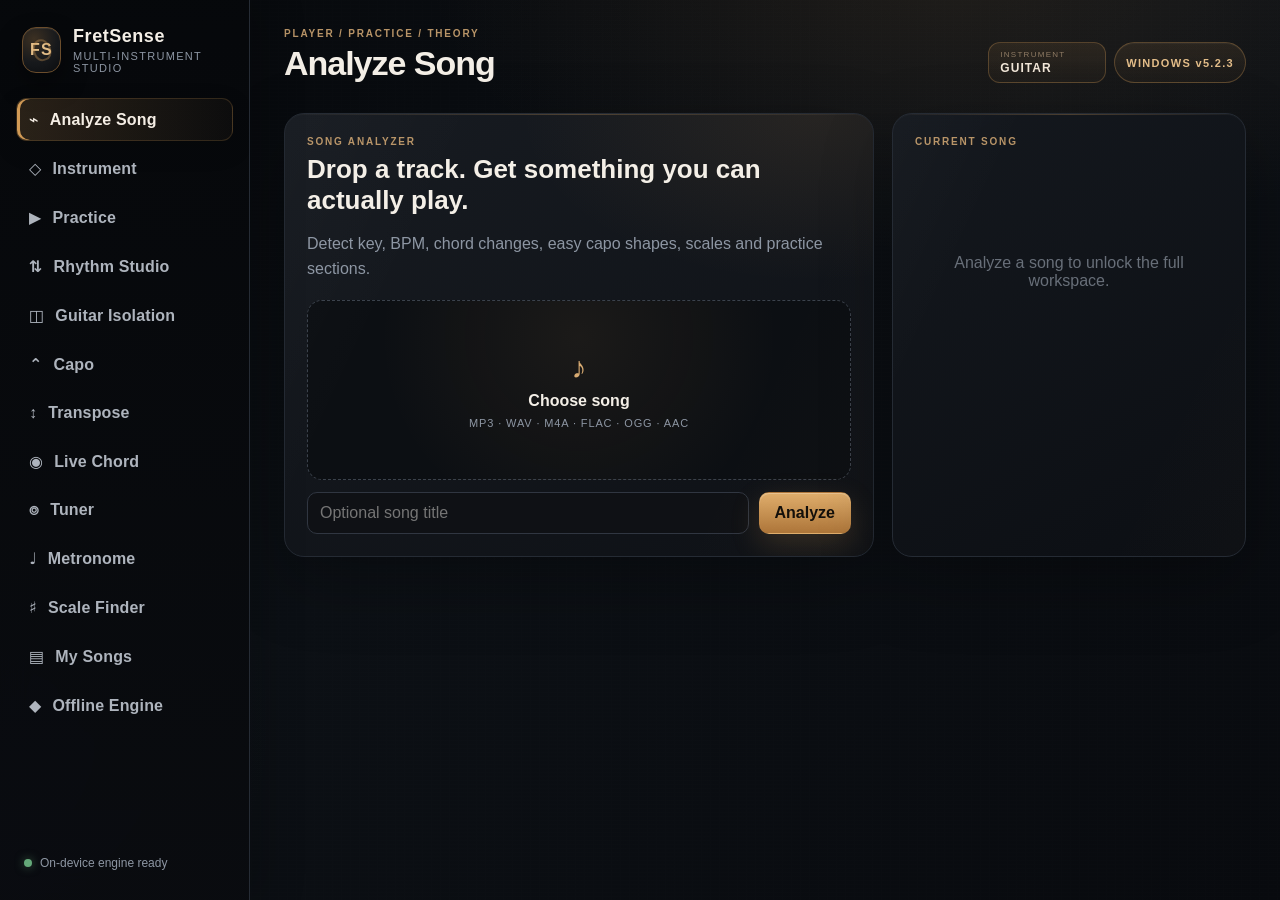
<file: app/index.html>
<!doctype html>
<html lang="en">
<head>
  <meta charset="utf-8" />
  <meta name="viewport" content="width=device-width,initial-scale=1,viewport-fit=cover" />
  <meta name="theme-color" content="#0b0c0e" />
  <title>FretSense — Multi-Instrument Assistant</title>
  <link rel="stylesheet" href="style.css" />
</head>
<body>
  <div class="grain"></div>
  <div class="app-shell">
    <aside class="sidebar">
      <div class="brand">
        <div class="brand-mark">FS</div>
        <div><strong>FretSense</strong><span>Multi-Instrument Studio</span></div>
      </div>
      <nav id="nav">
        <button class="nav-btn active" data-view="analyze">⌁ <span>Analyze Song</span></button>
        <button class="nav-btn" data-view="instrument">◇ <span>Instrument</span></button>
        <button class="nav-btn" data-view="practice">▶ <span>Practice</span></button>
        <button class="nav-btn" data-view="strumming">⇅ <span>Rhythm Studio</span></button>
        <button class="nav-btn" data-view="isolation">◫ <span>Guitar Isolation</span></button>
        <button class="nav-btn" data-view="capo">⌃ <span>Capo</span></button>
        <button class="nav-btn" data-view="transpose">↕ <span>Transpose</span></button>
        <button class="nav-btn" data-view="live">◉ <span>Live Chord</span></button>
        <button class="nav-btn" data-view="tuner">⌾ <span>Tuner</span></button>
        <button class="nav-btn" data-view="metronome">♩ <span>Metronome</span></button>
        <button class="nav-btn" data-view="scales">♯ <span>Scale Finder</span></button>
        <button class="nav-btn" data-view="library">▤ <span>My Songs</span></button>
        <button class="nav-btn" data-view="connection">◆ <span>Offline Engine</span></button>
      </nav>
      <div class="sidebar-foot">
        <span id="serverDot" class="dot ok"></span><span id="serverStatus">On-device engine ready</span>
      </div>
    </aside>

    <main class="main">
      <header class="topbar">
        <div>
          <div class="eyebrow">PLAYER / PRACTICE / THEORY</div>
          <h1 id="pageTitle">Analyze Song</h1>
        </div>
        <div class="top-actions">
          <button id="installBtn" class="ghost hidden">Install App</button>
          <button id="instrumentQuick" class="instrument-badge" type="button"><span class="instrument-badge-label">INSTRUMENT</span><strong id="currentInstrumentBadge">GUITAR</strong></button>
          <span class="desktop-badge" id="platformBadge">MULTI v5</span>
        </div>
      </header>

      <section id="view-analyze" class="view active">
        <div class="hero-grid">
          <div class="panel upload-panel">
            <div class="panel-kicker">SONG ANALYZER</div>
            <h2>Drop a track. Get something you can actually play.</h2>
            <p>Detect key, BPM, chord changes, easy capo shapes, scales and practice sections.</p>
            <label class="dropzone" id="dropzone">
              <input id="audioFile" type="file" accept="audio/*,.mp3,.wav,.m4a,.flac,.ogg,.aac" />
              <div class="pick-icon">♪</div>
              <strong>Choose song</strong>
              <span>MP3 · WAV · M4A · FLAC · OGG · AAC</span>
            </label>
            <div class="upload-row">
              <input id="songTitle" placeholder="Optional song title" />
              <button id="analyzeBtn" class="primary">Analyze</button>
            </div>
            <div id="analyzeProgress" class="progress hidden"><div></div><span>Reading the song…</span></div>
          </div>

          <div class="panel now-panel">
            <div class="panel-kicker">CURRENT SONG</div>
            <div id="emptyCurrent" class="empty-state">Analyze a song to unlock the full workspace.</div>
            <div id="currentSummary" class="hidden">
              <h2 id="currentTitle">—</h2>
              <div class="stat-grid">
                <div class="stat"><span>KEY</span><strong id="keyStat">—</strong></div>
                <div class="stat"><span>BPM</span><strong id="bpmStat">—</strong></div>
                <div class="stat"><span>CAPO</span><strong id="capoStat">—</strong></div>
                <div class="stat"><span>DURATION</span><strong id="durationStat">—</strong></div>
              </div>
              <div class="mini-label">COMMON CHORDS</div>
              <div id="commonChords" class="chip-row"></div>
            </div>
          </div>
        </div>

        <div id="analysisWorkspace" class="hidden workspace">
          <div class="panel player-panel">
            <audio id="audioPlayer" controls preload="metadata"></audio>
            <div class="player-tools">
              <label>Speed
                <select id="speedSelect">
                  <option value="0.5">50%</option><option value="0.6">60%</option><option value="0.7">70%</option>
                  <option value="0.8">80%</option><option value="0.9">90%</option><option value="1" selected>100%</option>
                </select>
              </label>
              <button id="setA" class="ghost small">Set Loop A</button>
              <button id="setB" class="ghost small">Set Loop B</button>
              <button id="toggleLoop" class="ghost small">Loop Off</button>
              <button id="clearLoop" class="ghost small">Clear</button>
              <span id="loopReadout" class="mono">A — / B —</span>
            </div>
          </div>

          <div class="analysis-grid">
            <div class="panel timeline-panel">
              <div class="panel-head">
                <div><div class="panel-kicker">CHORD TIMELINE</div><h3>Follow the song</h3></div>
                <div class="inline-controls"><span id="transposeValue" class="original-badge">ORIGINAL</span></div>
              </div>
              <div id="timeline" class="timeline"></div>
              <p class="muted">Timeline shows the chord shape to play. With a capo, a smaller label shows the sounding chord. Tap a chord to correct the original analysis.</p>
            </div>

            <div class="panel chord-panel">
              <div class="panel-kicker">PLAY NOW</div>
              <div class="now-chord" id="nowChord">—</div>
              <div class="next-chord">NEXT <strong id="nextChord">—</strong></div>
              <div class="mini-label chord-diagram-label">PLAY THIS CHORD SHAPE</div>
              <div id="chordDiagram" class="chord-diagram"></div>
              <div class="mini-label">SOUNDING / CAPO INFO</div>
              <div id="shapeNow" class="shape-now">—</div>
            </div>
          </div>

          <div class="feature-grid">
            <div class="panel">
              <div class="panel-kicker">CAPO POSITION</div>
              <h3 id="bestCapoHeading">Choose where you want to place the capo</h3>
              <div id="capoOptions" class="stack"></div>
            </div>
            <div class="panel">
              <div class="panel-kicker">RHYTHM GUIDE</div>
              <div id="strumPattern" class="pattern">—</div>
              <div id="strumMiniGrid" class="strum-grid compact"></div>
              <p id="strumNote" class="muted"></p>
              <button id="openStrumBtn" class="ghost small">Open Rhythm Studio</button>
            </div>
            <div class="panel">
              <div class="panel-kicker">SOLO / SCALE</div>
              <h3 id="scaleSuggestion">—</h3>
              <div id="scaleNotes" class="chip-row"></div>
              <button id="openScaleBtn" class="ghost small">Open fretboard</button>
            </div>
            <div class="panel">
              <div class="panel-kicker">MELODY / POSITION — BETA</div>
              <p id="melodyToolDescription">Choose a short section and estimate single-note guitar positions.</p>
              <div class="two-inputs"><input id="tabStart" type="number" value="0" min="0" step="0.1" placeholder="Start sec"><input id="tabEnd" type="number" value="20" min="0" step="0.1" placeholder="End sec"></div>
              <button id="tabBtn" class="primary small">Generate Tab</button>
            </div>
          </div>

          <div id="tabPanel" class="panel hidden">
            <div class="panel-head"><div><div class="panel-kicker">MELODY POSITION</div><h3 id="tabPanelHeading">Estimated guitar positions</h3></div><button id="copyTab" class="ghost small">Copy</button></div>
            <pre id="tabOutput" class="tab-output"></pre>
            <p id="tabAccuracyNote" class="muted">This is a pitch estimate, not guaranteed note-for-note transcription. Polyphonic mixes can confuse melody tracking.</p>
          </div>

          <div class="panel">
            <div class="panel-head"><div><div class="panel-kicker">GUITAR ISOLATION</div><h3>Solo the guitar or remove it</h3></div><button id="stemsBtn" class="primary">Open Isolation Studio</button></div>
            <p class="muted">Create a guitar-focused stem and a no-guitar backing track directly on this PC. Fast DSP is fully offline; AI mode downloads its model once and then runs locally.</p>
            <div id="stemsStatus"></div>
          </div>
        </div>
      </section>

      <section id="view-instrument" class="view">
        <div class="panel tool-panel instrument-panel">
          <div class="panel-kicker">INSTRUMENT MODE</div>
          <h2>One song. Your instrument.</h2>
          <p class="muted">Switch the playing view without re-analyzing the song. Chords, melody positions, tuning and scale layouts adapt to the selected instrument.</p>
          <div class="instrument-grid" id="instrumentGrid">
            <button class="instrument-card" data-instrument="guitar" type="button">
              <span class="instrument-code">GTR</span><strong>Guitar</strong><small>E · A · D · G · B · E</small><em>Chords · tabs · capo · strumming</em>
            </button>
            <button class="instrument-card" data-instrument="keyboard" type="button">
              <span class="instrument-code">KEY</span><strong>Keyboard</strong><small>Chromatic keyboard</small><em>Chord tones · melody notes · scales</em>
            </button>
            <button class="instrument-card" data-instrument="ukulele" type="button">
              <span class="instrument-code">UKE</span><strong>Ukulele</strong><small>G · C · E · A</small><em>Chord shapes · tabs · capo · strumming</em>
            </button>
            <button class="instrument-card" data-instrument="violin" type="button">
              <span class="instrument-code">VLN</span><strong>Violin</strong><small>G · D · A · E</small><em>Fingerboard · melody positions · bow rhythm</em>
            </button>
          </div>
          <div class="instrument-summary">
            <div><span>ACTIVE</span><strong id="instrumentActiveName">Guitar</strong></div>
            <div><span>TUNING</span><strong id="instrumentTuning">E A D G B E</strong></div>
            <div><span>MELODY VIEW</span><strong id="instrumentMelodyView">6-string tab</strong></div>
          </div>
          <div id="instrumentNote" class="premium-note">Guitar mode uses standard tuning. Change instruments at any time; your analyzed song stays loaded.</div>
        </div>
      </section>

      <section id="view-practice" class="view">
        <div class="panel">
          <div class="panel-kicker">PRACTICE MODE</div>
          <h2>Slow it down. Loop it. Nail the change.</h2>
          <p id="practiceHint">Analyze or open a saved song first.</p>
          <div class="practice-stage">
            <div><span>CURRENT</span><strong id="practiceCurrent">—</strong></div>
            <div class="arrow">→</div>
            <div><span>NEXT</span><strong id="practiceNext">—</strong></div>
          </div>
          <div class="practice-controls">
            <button id="practicePlay" class="primary">Play / Pause</button>
            <button data-rate="0.5" class="rateBtn ghost">50%</button><button data-rate="0.7" class="rateBtn ghost">70%</button><button data-rate="0.85" class="rateBtn ghost">85%</button><button data-rate="1" class="rateBtn ghost">100%</button>
          </div>
        </div>
      </section>

      <section id="view-capo" class="view">
        <div class="panel tool-panel">
          <div class="panel-kicker">CAPO</div>
          <h2>Choose the capo fret yourself.</h2>
          <p class="muted">Enter the original song chords. FretSense will keep those chords unchanged and show the shapes you should play for the capo position you select.</p>
          <label>Original song chords<input id="capoInput" value="F# C# D#m B" placeholder="Example: F# C# D#m B"></label>
          <label>Capo position<select id="capoManualSelect"><option value="0">No capo</option><option value="1">Fret 1</option><option value="2">Fret 2</option><option value="3">Fret 3</option><option value="4">Fret 4</option><option value="5">Fret 5</option><option value="6">Fret 6</option><option value="7">Fret 7</option><option value="8">Fret 8</option><option value="9">Fret 9</option><option value="10">Fret 10</option><option value="11">Fret 11</option><option value="12">Fret 12</option></select></label>
          <button id="findCapoBtn" class="primary">Show shapes to play</button>
          <div id="capoFinderResults" class="result-grid"></div>
        </div>
      </section>

      <section id="view-transpose" class="view">
        <div class="panel tool-panel">
          <div class="panel-kicker">CAPO + TRANSPOSE</div>
          <h2>Start with the original song. Then choose your capo.</h2>
          <p class="muted">FretSense always keeps the detected original chords first. Capo changes only the shapes you play. Use − / + only if you intentionally want to change the song key.</p>
          <div class="panel-head transpose-head"><label class="grow">Original chords<input id="transposeInput" value="C Am F G" placeholder="C Am F G"></label><button id="useSongChords" class="ghost small">Load original song chords</button></div>
          <div class="mini-label">ORIGINAL SONG CHORDS</div>
          <div id="originalChordResult" class="big-progression original-progression">C · Am · F · G</div>
          <div class="transpose-capo-box">
            <label>Choose capo fret<select id="transposeCapo"><option value="0">No capo</option><option value="1">Fret 1</option><option value="2">Fret 2</option><option value="3">Fret 3</option><option value="4">Fret 4</option><option value="5">Fret 5</option><option value="6">Fret 6</option><option value="7">Fret 7</option><option value="8">Fret 8</option><option value="9">Fret 9</option><option value="10">Fret 10</option><option value="11">Fret 11</option><option value="12">Fret 12</option></select></label>
            <span id="transposeCapoHint" class="muted">Choose your capo position. The original song chords stay unchanged.</span>
          </div>
          <div class="mini-label">SHAPES TO PLAY WITH YOUR CAPO</div>
          <div id="transposeShapeResult" class="capo-play-result">No capo: play C · Am · F · G</div>
          <div class="optional-transpose-box">
            <div class="mini-label">OPTIONAL — CHANGE SONG KEY</div>
            <p class="muted">Leave this at 0 to keep the original key.</p>
            <div class="transpose-big"><button id="trDown" class="ghost">−</button><strong id="trBigValue">0</strong><button id="trUp" class="ghost">+</button></div>
            <div class="mini-label">RESULT AFTER OPTIONAL KEY CHANGE</div>
            <div id="transposeResult" class="secondary-progression">No key change — original key</div>
          </div>
        </div>
      </section>

      <section id="view-live" class="view">
        <div class="panel tool-panel">
          <div class="panel-kicker">LIVE CHORD</div>
          <h2 id="liveChordHeading">Let the microphone listen to your guitar.</h2>
          <p class="muted">Best with one clean chord at a time and little background noise.</p>
          <button id="liveBtn" class="primary">Start Listening</button>
          <div class="live-readout"><span>DETECTED</span><strong id="liveChord">—</strong><small id="liveConfidence">Mic off</small></div>
        </div>
      </section>

      <section id="view-tuner" class="view">
        <div class="panel tool-panel">
          <div class="panel-kicker">CHROMATIC TUNER</div>
          <h2>Tune any string.</h2>
          <button id="tunerBtn" class="primary">Start Tuner</button>
          <div class="tuner">
            <div id="tunerNote" class="tuner-note">—</div>
            <div class="meter"><div class="meter-center"></div><div id="tunerNeedle" class="needle"></div></div>
            <div id="tunerCents" class="mono">0 cents</div>
            <div id="tunerFreq" class="muted">— Hz</div>
          </div>
        </div>
      </section>

      <section id="view-metronome" class="view">
        <div class="panel tool-panel">
          <div class="panel-kicker">METRONOME</div>
          <h2>Keep time without leaving the app.</h2>
          <div class="metro-number" id="metroBpm">92</div>
          <input id="metroSlider" type="range" min="40" max="220" value="92" />
          <div class="practice-controls"><button id="metroMinus" class="ghost">−5</button><button id="metroToggle" class="primary">Start</button><button id="metroPlus" class="ghost">+5</button></div>
          <div id="metroPulse" class="metro-pulse"></div>
        </div>
      </section>


      <section id="view-strumming" class="view">
        <div class="panel tool-panel">
          <div class="panel-kicker">RHYTHM STUDIO</div>
          <h2>See the rhythm. Practice the motion.</h2>
          <p id="strumSongHint" class="muted">Analyze or open a song first.</p>
          <div class="strum-hero">
            <div><span>DETECTED GRID</span><strong id="strumSubdivision">—</strong></div>
            <div><span>CONFIDENCE</span><strong id="strumConfidence">—</strong></div>
            <div><span>TEMPO</span><strong id="strumTempo">—</strong></div>
          </div>
          <div id="strumStudioGrid" class="strum-grid studio"></div>
          <div id="strumBeatLabels" class="strum-labels"></div>
          <div class="practice-controls">
            <button id="strumTrainerToggle" class="primary">Start Pattern Trainer</button>
            <button class="ghost strumRate" data-rate="0.7">70%</button>
            <button class="ghost strumRate" data-rate="0.85">85%</button>
            <button class="ghost strumRate active" data-rate="1">100%</button>
          </div>
          <p id="strumStudioNote" class="muted">D/U direction is a playable suggestion built from the detected attack rhythm.</p>
        </div>
      </section>

      <section id="view-isolation" class="view">
        <div class="panel tool-panel isolation-panel">
          <div class="panel-kicker">GUITAR ISOLATION</div>
          <h2>Hear the guitar alone. Then mute it and take its place.</h2>
          <p id="isolationSongHint" class="muted">Analyze or open a song first.</p>
          <div class="isolation-actions">
            <select id="isolationMode" class="isolation-select">
              <option value="fast">Fast Local DSP — offline</option>
              <option value="ai">AI Guitar Isolation — on-device</option>
            </select>
            <button id="isolateBtn" class="primary">Isolate Guitar + Make Backing Track</button>
            <button id="refreshIsolationBtn" class="ghost">Check AI Model</button>
          </div>
          <div id="isolationProgress" class="progress hidden"><div></div><span>Processing locally on this PC…</span></div>
          <div id="isolationStatus" class="status-card">No isolation loaded.</div>
          <div id="stemPlayers" class="stem-grid"></div>
          <div class="warning-card"><strong>Fast DSP</strong> works immediately but is approximate. <strong>AI mode</strong> uses an on-device 6-stem neural model, needs a one-time ~136 MB download, and can use about 1 GB RAM while processing. No Windows engine is required.</div>
        </div>
      </section>

      <section id="view-scales" class="view">
        <div class="panel tool-panel">
          <div class="panel-kicker">SCALE FINDER</div>
          <h2 id="scaleHeading">See notes across the fretboard.</h2>
          <div class="two-inputs">
            <select id="scaleRoot"></select>
            <select id="scaleType"><option value="major">Major</option><option value="natural_minor">Natural Minor</option><option value="major_pentatonic">Major Pentatonic</option><option value="minor_pentatonic">Minor Pentatonic</option><option value="blues">Blues</option><option value="dorian">Dorian</option><option value="mixolydian">Mixolydian</option></select>
          </div>
          <button id="scaleBtn" class="primary">Show Scale</button>
          <div id="scaleResult" class="chip-row large"></div>
          <div id="fretboard" class="fretboard"></div>
        </div>
      </section>

      <section id="view-library" class="view">
        <div class="library-grid">
          <div class="panel">
            <div class="panel-head"><div><div class="panel-kicker">MY SONGS</div><h2>Saved analyses</h2></div><button id="refreshSongs" class="ghost small">Refresh</button></div>
            <div id="songList" class="song-list"></div>
          </div>
          <div class="panel">
            <div class="panel-kicker">SETLISTS</div>
            <h2>Performance lists</h2>
            <input id="setlistName" placeholder="Setlist name" />
            <p class="muted">Select songs from the saved list, then create a setlist.</p>
            <button id="createSetlist" class="primary small">Create from selected</button>
            <div id="setlistList" class="stack"></div>
          </div>
        </div>
      </section>

      <section id="view-connection" class="view">
        <div class="panel tool-panel connection-panel">
          <div class="panel-kicker">STANDALONE ENGINE</div>
          <h2>Everything runs locally on your Windows PC.</h2>
          <p class="muted">Chord detection, key, BPM, strumming, transpose, capo, tuner, metronome, scales, tabs beta and practice use the local engine. No Windows PC, IP address or pairing is required.</p>
          <div class="connection-card">
            <div><span>LOCAL STATUS</span><strong id="connectionState">CORE ENGINE READY</strong></div>
            <div id="connectionLight" class="connection-light ok"></div>
          </div>
          <div class="panel-kicker">OPTIONAL AI GUITAR ISOLATION</div>
          <p id="modelState" class="muted">Checking model…</p>
          <div class="practice-controls left-controls">
            <button id="saveEngineUrl" class="primary">Download AI Model Once</button>
            <button id="useLocalEngine" class="ghost">Remove AI Model</button>
          </div>
          <div class="premium-note"><strong>Privacy:</strong> normal song analysis stays on this PC. AI isolation also runs locally; only the model files are downloaded from the internet the first time.</div>
        </div>
      </section>
    </main>
  </div>

  <dialog id="editDialog">
    <form method="dialog" class="dialog-card">
      <div class="panel-kicker">CORRECT CHORD</div>
      <h3 id="editTime">—</h3>
      <input id="editChordInput" placeholder="Example: Am7" />
      <div class="dialog-actions"><button value="cancel" class="ghost">Cancel</button><button id="saveChordEdit" value="default" class="primary">Save</button></div>
    </form>
  </dialog>

  <script>window.FretSenseNative=true;</script>
  <script src="app.js"></script>
</body>
</html>
</file>
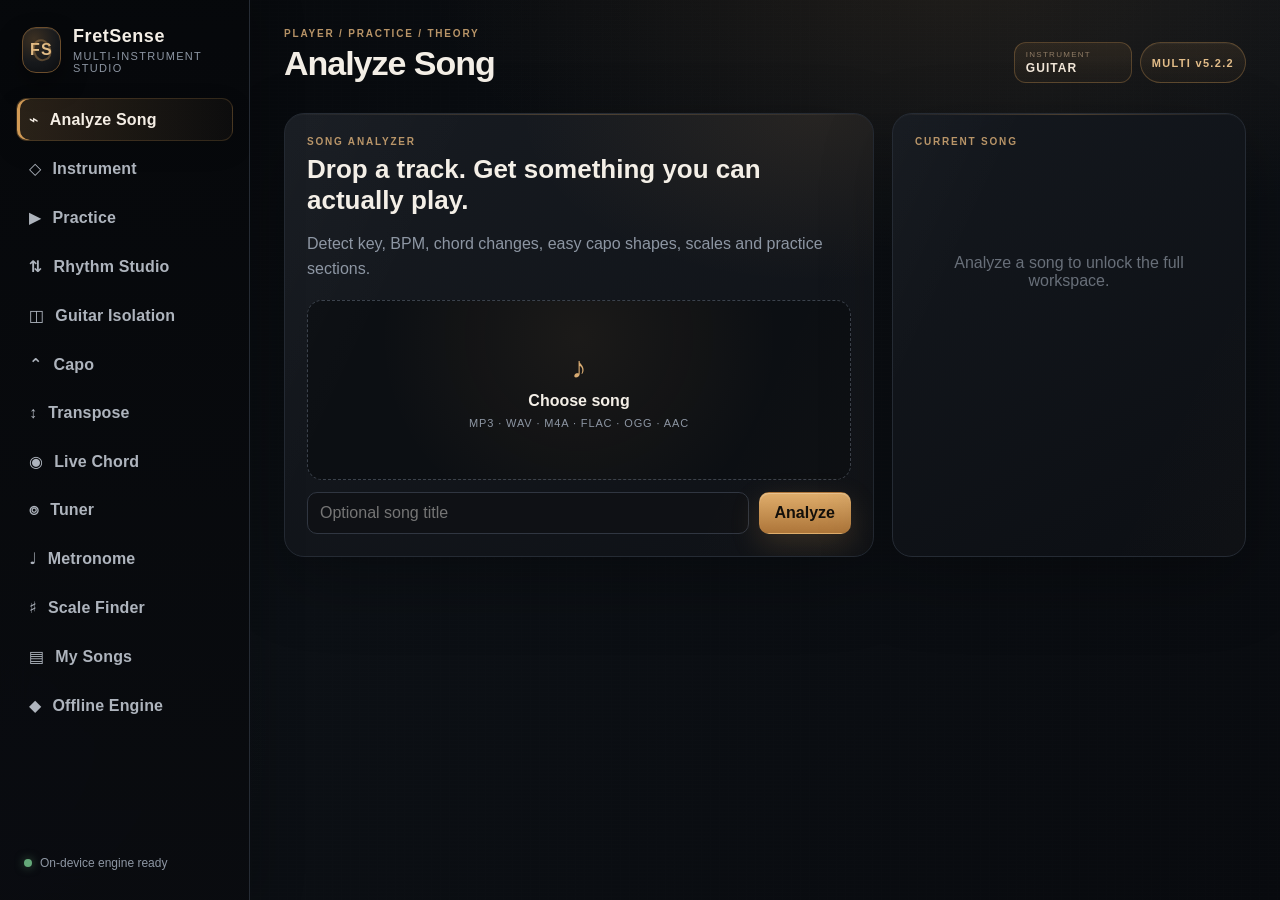
<file: android/app/src/main/assets/index.html>
<!doctype html>
<html lang="en">
<head>
  <meta charset="utf-8" />
  <meta name="viewport" content="width=device-width,initial-scale=1,viewport-fit=cover" />
  <meta name="theme-color" content="#0b0c0e" />
  <title>FretSense — Multi-Instrument Assistant</title>
  <link rel="stylesheet" href="style.css" />
</head>
<body>
  <div class="grain"></div>
  <div class="app-shell">
    <aside class="sidebar">
      <div class="brand">
        <div class="brand-mark">FS</div>
        <div><strong>FretSense</strong><span>Multi-Instrument Studio</span></div>
      </div>
      <nav id="nav">
        <button class="nav-btn active" data-view="analyze">⌁ <span>Analyze Song</span></button>
        <button class="nav-btn" data-view="instrument">◇ <span>Instrument</span></button>
        <button class="nav-btn" data-view="practice">▶ <span>Practice</span></button>
        <button class="nav-btn" data-view="strumming">⇅ <span>Rhythm Studio</span></button>
        <button class="nav-btn" data-view="isolation">◫ <span>Guitar Isolation</span></button>
        <button class="nav-btn" data-view="capo">⌃ <span>Capo</span></button>
        <button class="nav-btn" data-view="transpose">↕ <span>Transpose</span></button>
        <button class="nav-btn" data-view="live">◉ <span>Live Chord</span></button>
        <button class="nav-btn" data-view="tuner">⌾ <span>Tuner</span></button>
        <button class="nav-btn" data-view="metronome">♩ <span>Metronome</span></button>
        <button class="nav-btn" data-view="scales">♯ <span>Scale Finder</span></button>
        <button class="nav-btn" data-view="library">▤ <span>My Songs</span></button>
        <button class="nav-btn" data-view="connection">◆ <span>Offline Engine</span></button>
      </nav>
      <div class="sidebar-foot">
        <span id="serverDot" class="dot ok"></span><span id="serverStatus">On-device engine ready</span>
      </div>
    </aside>

    <main class="main">
      <header class="topbar">
        <div>
          <div class="eyebrow">PLAYER / PRACTICE / THEORY</div>
          <h1 id="pageTitle">Analyze Song</h1>
        </div>
        <div class="top-actions">
          <button id="installBtn" class="ghost hidden">Install App</button>
          <button id="instrumentQuick" class="instrument-badge" type="button"><span class="instrument-badge-label">INSTRUMENT</span><strong id="currentInstrumentBadge">GUITAR</strong></button>
          <span class="desktop-badge" id="platformBadge">MULTI v5</span>
        </div>
      </header>

      <section id="view-analyze" class="view active">
        <div class="hero-grid">
          <div class="panel upload-panel">
            <div class="panel-kicker">SONG ANALYZER</div>
            <h2>Drop a track. Get something you can actually play.</h2>
            <p>Detect key, BPM, chord changes, easy capo shapes, scales and practice sections.</p>
            <label class="dropzone" id="dropzone">
              <input id="audioFile" type="file" accept="audio/*,.mp3,.wav,.m4a,.flac,.ogg,.aac" />
              <div class="pick-icon">♪</div>
              <strong>Choose song</strong>
              <span>MP3 · WAV · M4A · FLAC · OGG · AAC</span>
            </label>
            <div class="upload-row">
              <input id="songTitle" placeholder="Optional song title" />
              <button id="analyzeBtn" class="primary">Analyze</button>
            </div>
            <div id="analyzeProgress" class="progress hidden"><div></div><span>Reading the song…</span></div>
          </div>

          <div class="panel now-panel">
            <div class="panel-kicker">CURRENT SONG</div>
            <div id="emptyCurrent" class="empty-state">Analyze a song to unlock the full workspace.</div>
            <div id="currentSummary" class="hidden">
              <h2 id="currentTitle">—</h2>
              <div class="stat-grid">
                <div class="stat"><span>KEY</span><strong id="keyStat">—</strong></div>
                <div class="stat"><span>BPM</span><strong id="bpmStat">—</strong></div>
                <div class="stat"><span>CAPO</span><strong id="capoStat">—</strong></div>
                <div class="stat"><span>DURATION</span><strong id="durationStat">—</strong></div>
              </div>
              <div class="mini-label">COMMON CHORDS</div>
              <div id="commonChords" class="chip-row"></div>
            </div>
          </div>
        </div>

        <div id="analysisWorkspace" class="hidden workspace">
          <div class="panel player-panel">
            <audio id="audioPlayer" controls preload="metadata"></audio>
            <div class="player-tools">
              <label>Speed
                <select id="speedSelect">
                  <option value="0.5">50%</option><option value="0.6">60%</option><option value="0.7">70%</option>
                  <option value="0.8">80%</option><option value="0.9">90%</option><option value="1" selected>100%</option>
                </select>
              </label>
              <button id="setA" class="ghost small">Set Loop A</button>
              <button id="setB" class="ghost small">Set Loop B</button>
              <button id="toggleLoop" class="ghost small">Loop Off</button>
              <button id="clearLoop" class="ghost small">Clear</button>
              <span id="loopReadout" class="mono">A — / B —</span>
            </div>
          </div>

          <div class="analysis-grid">
            <div class="panel timeline-panel">
              <div class="panel-head">
                <div><div class="panel-kicker">CHORD TIMELINE</div><h3>Follow the song</h3></div>
                <div class="inline-controls"><span id="transposeValue" class="original-badge">ORIGINAL</span></div>
              </div>
              <div id="timeline" class="timeline"></div>
              <p class="muted">Timeline shows the chord shape to play. With a capo, a smaller label shows the sounding chord. Tap a chord to correct the original analysis.</p>
            </div>

            <div class="panel chord-panel">
              <div class="panel-kicker">PLAY NOW</div>
              <div class="now-chord" id="nowChord">—</div>
              <div class="next-chord">NEXT <strong id="nextChord">—</strong></div>
              <div class="mini-label chord-diagram-label">PLAY THIS CHORD SHAPE</div>
              <div id="chordDiagram" class="chord-diagram"></div>
              <div class="mini-label">SOUNDING / CAPO INFO</div>
              <div id="shapeNow" class="shape-now">—</div>
            </div>
          </div>

          <div class="feature-grid">
            <div class="panel">
              <div class="panel-kicker">CAPO POSITION</div>
              <h3 id="bestCapoHeading">Choose where you want to place the capo</h3>
              <div id="capoOptions" class="stack"></div>
            </div>
            <div class="panel">
              <div class="panel-kicker">RHYTHM GUIDE</div>
              <div id="strumPattern" class="pattern">—</div>
              <div id="strumMiniGrid" class="strum-grid compact"></div>
              <p id="strumNote" class="muted"></p>
              <button id="openStrumBtn" class="ghost small">Open Rhythm Studio</button>
            </div>
            <div class="panel">
              <div class="panel-kicker">SOLO / SCALE</div>
              <h3 id="scaleSuggestion">—</h3>
              <div id="scaleNotes" class="chip-row"></div>
              <button id="openScaleBtn" class="ghost small">Open fretboard</button>
            </div>
            <div class="panel">
              <div class="panel-kicker">MELODY / POSITION — BETA</div>
              <p id="melodyToolDescription">Choose a short section and estimate single-note guitar positions.</p>
              <div class="two-inputs"><input id="tabStart" type="number" value="0" min="0" step="0.1" placeholder="Start sec"><input id="tabEnd" type="number" value="20" min="0" step="0.1" placeholder="End sec"></div>
              <button id="tabBtn" class="primary small">Generate Tab</button>
            </div>
          </div>

          <div id="tabPanel" class="panel hidden">
            <div class="panel-head"><div><div class="panel-kicker">MELODY POSITION</div><h3 id="tabPanelHeading">Estimated guitar positions</h3></div><button id="copyTab" class="ghost small">Copy</button></div>
            <pre id="tabOutput" class="tab-output"></pre>
            <p id="tabAccuracyNote" class="muted">This is a pitch estimate, not guaranteed note-for-note transcription. Polyphonic mixes can confuse melody tracking.</p>
          </div>

          <div class="panel">
            <div class="panel-head"><div><div class="panel-kicker">GUITAR ISOLATION</div><h3>Solo the guitar or remove it</h3></div><button id="stemsBtn" class="primary">Open Isolation Studio</button></div>
            <p class="muted">Create a guitar-focused stem and a no-guitar backing track directly on this phone. Fast DSP is fully offline; AI mode downloads its model once and then runs on-device.</p>
            <div id="stemsStatus"></div>
          </div>
        </div>
      </section>

      <section id="view-instrument" class="view">
        <div class="panel tool-panel instrument-panel">
          <div class="panel-kicker">INSTRUMENT MODE</div>
          <h2>One song. Your instrument.</h2>
          <p class="muted">Switch the playing view without re-analyzing the song. Chords, melody positions, tuning and scale layouts adapt to the selected instrument.</p>
          <div class="instrument-grid" id="instrumentGrid">
            <button class="instrument-card" data-instrument="guitar" type="button">
              <span class="instrument-code">GTR</span><strong>Guitar</strong><small>E · A · D · G · B · E</small><em>Chords · tabs · capo · strumming</em>
            </button>
            <button class="instrument-card" data-instrument="keyboard" type="button">
              <span class="instrument-code">KEY</span><strong>Keyboard</strong><small>Chromatic keyboard</small><em>Chord tones · melody notes · scales</em>
            </button>
            <button class="instrument-card" data-instrument="ukulele" type="button">
              <span class="instrument-code">UKE</span><strong>Ukulele</strong><small>G · C · E · A</small><em>Chord shapes · tabs · capo · strumming</em>
            </button>
            <button class="instrument-card" data-instrument="violin" type="button">
              <span class="instrument-code">VLN</span><strong>Violin</strong><small>G · D · A · E</small><em>Fingerboard · melody positions · bow rhythm</em>
            </button>
          </div>
          <div class="instrument-summary">
            <div><span>ACTIVE</span><strong id="instrumentActiveName">Guitar</strong></div>
            <div><span>TUNING</span><strong id="instrumentTuning">E A D G B E</strong></div>
            <div><span>MELODY VIEW</span><strong id="instrumentMelodyView">6-string tab</strong></div>
          </div>
          <div id="instrumentNote" class="premium-note">Guitar mode uses standard tuning. Change instruments at any time; your analyzed song stays loaded.</div>
        </div>
      </section>

      <section id="view-practice" class="view">
        <div class="panel">
          <div class="panel-kicker">PRACTICE MODE</div>
          <h2>Slow it down. Loop it. Nail the change.</h2>
          <p id="practiceHint">Analyze or open a saved song first.</p>
          <div class="practice-stage">
            <div><span>CURRENT</span><strong id="practiceCurrent">—</strong></div>
            <div class="arrow">→</div>
            <div><span>NEXT</span><strong id="practiceNext">—</strong></div>
          </div>
          <div class="practice-controls">
            <button id="practicePlay" class="primary">Play / Pause</button>
            <button data-rate="0.5" class="rateBtn ghost">50%</button><button data-rate="0.7" class="rateBtn ghost">70%</button><button data-rate="0.85" class="rateBtn ghost">85%</button><button data-rate="1" class="rateBtn ghost">100%</button>
          </div>
        </div>
      </section>

      <section id="view-capo" class="view">
        <div class="panel tool-panel">
          <div class="panel-kicker">CAPO</div>
          <h2>Choose the capo fret yourself.</h2>
          <p class="muted">Enter the original song chords. FretSense will keep those chords unchanged and show the shapes you should play for the capo position you select.</p>
          <label>Original song chords<input id="capoInput" value="F# C# D#m B" placeholder="Example: F# C# D#m B"></label>
          <label>Capo position<select id="capoManualSelect"><option value="0">No capo</option><option value="1">Fret 1</option><option value="2">Fret 2</option><option value="3">Fret 3</option><option value="4">Fret 4</option><option value="5">Fret 5</option><option value="6">Fret 6</option><option value="7">Fret 7</option><option value="8">Fret 8</option><option value="9">Fret 9</option><option value="10">Fret 10</option><option value="11">Fret 11</option><option value="12">Fret 12</option></select></label>
          <button id="findCapoBtn" class="primary">Show shapes to play</button>
          <div id="capoFinderResults" class="result-grid"></div>
        </div>
      </section>

      <section id="view-transpose" class="view">
        <div class="panel tool-panel">
          <div class="panel-kicker">CAPO + TRANSPOSE</div>
          <h2>Start with the original song. Then choose your capo.</h2>
          <p class="muted">FretSense always keeps the detected original chords first. Capo changes only the shapes you play. Use − / + only if you intentionally want to change the song key.</p>
          <div class="panel-head transpose-head"><label class="grow">Original chords<input id="transposeInput" value="C Am F G" placeholder="C Am F G"></label><button id="useSongChords" class="ghost small">Load original song chords</button></div>
          <div class="mini-label">ORIGINAL SONG CHORDS</div>
          <div id="originalChordResult" class="big-progression original-progression">C · Am · F · G</div>
          <div class="transpose-capo-box">
            <label>Choose capo fret<select id="transposeCapo"><option value="0">No capo</option><option value="1">Fret 1</option><option value="2">Fret 2</option><option value="3">Fret 3</option><option value="4">Fret 4</option><option value="5">Fret 5</option><option value="6">Fret 6</option><option value="7">Fret 7</option><option value="8">Fret 8</option><option value="9">Fret 9</option><option value="10">Fret 10</option><option value="11">Fret 11</option><option value="12">Fret 12</option></select></label>
            <span id="transposeCapoHint" class="muted">Choose your capo position. The original song chords stay unchanged.</span>
          </div>
          <div class="mini-label">SHAPES TO PLAY WITH YOUR CAPO</div>
          <div id="transposeShapeResult" class="capo-play-result">No capo: play C · Am · F · G</div>
          <div class="optional-transpose-box">
            <div class="mini-label">OPTIONAL — CHANGE SONG KEY</div>
            <p class="muted">Leave this at 0 to keep the original key.</p>
            <div class="transpose-big"><button id="trDown" class="ghost">−</button><strong id="trBigValue">0</strong><button id="trUp" class="ghost">+</button></div>
            <div class="mini-label">RESULT AFTER OPTIONAL KEY CHANGE</div>
            <div id="transposeResult" class="secondary-progression">No key change — original key</div>
          </div>
        </div>
      </section>

      <section id="view-live" class="view">
        <div class="panel tool-panel">
          <div class="panel-kicker">LIVE CHORD</div>
          <h2 id="liveChordHeading">Let the microphone listen to your guitar.</h2>
          <p class="muted">Best with one clean chord at a time and little background noise.</p>
          <button id="liveBtn" class="primary">Start Listening</button>
          <div class="live-readout"><span>DETECTED</span><strong id="liveChord">—</strong><small id="liveConfidence">Mic off</small></div>
        </div>
      </section>

      <section id="view-tuner" class="view">
        <div class="panel tool-panel">
          <div class="panel-kicker">CHROMATIC TUNER</div>
          <h2>Tune any string.</h2>
          <button id="tunerBtn" class="primary">Start Tuner</button>
          <div class="tuner">
            <div id="tunerNote" class="tuner-note">—</div>
            <div class="meter"><div class="meter-center"></div><div id="tunerNeedle" class="needle"></div></div>
            <div id="tunerCents" class="mono">0 cents</div>
            <div id="tunerFreq" class="muted">— Hz</div>
          </div>
        </div>
      </section>

      <section id="view-metronome" class="view">
        <div class="panel tool-panel">
          <div class="panel-kicker">METRONOME</div>
          <h2>Keep time without leaving the app.</h2>
          <div class="metro-number" id="metroBpm">92</div>
          <input id="metroSlider" type="range" min="40" max="220" value="92" />
          <div class="practice-controls"><button id="metroMinus" class="ghost">−5</button><button id="metroToggle" class="primary">Start</button><button id="metroPlus" class="ghost">+5</button></div>
          <div id="metroPulse" class="metro-pulse"></div>
        </div>
      </section>


      <section id="view-strumming" class="view">
        <div class="panel tool-panel">
          <div class="panel-kicker">RHYTHM STUDIO</div>
          <h2>See the rhythm. Practice the motion.</h2>
          <p id="strumSongHint" class="muted">Analyze or open a song first.</p>
          <div class="strum-hero">
            <div><span>DETECTED GRID</span><strong id="strumSubdivision">—</strong></div>
            <div><span>CONFIDENCE</span><strong id="strumConfidence">—</strong></div>
            <div><span>TEMPO</span><strong id="strumTempo">—</strong></div>
          </div>
          <div id="strumStudioGrid" class="strum-grid studio"></div>
          <div id="strumBeatLabels" class="strum-labels"></div>
          <div class="practice-controls">
            <button id="strumTrainerToggle" class="primary">Start Pattern Trainer</button>
            <button class="ghost strumRate" data-rate="0.7">70%</button>
            <button class="ghost strumRate" data-rate="0.85">85%</button>
            <button class="ghost strumRate active" data-rate="1">100%</button>
          </div>
          <p id="strumStudioNote" class="muted">D/U direction is a playable suggestion built from the detected attack rhythm.</p>
        </div>
      </section>

      <section id="view-isolation" class="view">
        <div class="panel tool-panel isolation-panel">
          <div class="panel-kicker">GUITAR ISOLATION</div>
          <h2>Hear the guitar alone. Then mute it and take its place.</h2>
          <p id="isolationSongHint" class="muted">Analyze or open a song first.</p>
          <div class="isolation-actions">
            <select id="isolationMode" class="isolation-select">
              <option value="fast">Fast Local DSP — offline</option>
              <option value="ai">AI Guitar Isolation — on-device</option>
            </select>
            <button id="isolateBtn" class="primary">Isolate Guitar + Make Backing Track</button>
            <button id="refreshIsolationBtn" class="ghost">Check AI Model</button>
          </div>
          <div id="isolationProgress" class="progress hidden"><div></div><span>Processing on this Android device…</span></div>
          <div id="isolationStatus" class="status-card">No isolation loaded.</div>
          <div id="stemPlayers" class="stem-grid"></div>
          <div class="warning-card"><strong>Fast DSP</strong> works immediately but is approximate. <strong>AI mode</strong> uses an on-device 6-stem neural model, needs a one-time ~136 MB download, and can use about 1 GB RAM while processing. No Windows engine is required.</div>
        </div>
      </section>

      <section id="view-scales" class="view">
        <div class="panel tool-panel">
          <div class="panel-kicker">SCALE FINDER</div>
          <h2 id="scaleHeading">See notes across the fretboard.</h2>
          <div class="two-inputs">
            <select id="scaleRoot"></select>
            <select id="scaleType"><option value="major">Major</option><option value="natural_minor">Natural Minor</option><option value="major_pentatonic">Major Pentatonic</option><option value="minor_pentatonic">Minor Pentatonic</option><option value="blues">Blues</option><option value="dorian">Dorian</option><option value="mixolydian">Mixolydian</option></select>
          </div>
          <button id="scaleBtn" class="primary">Show Scale</button>
          <div id="scaleResult" class="chip-row large"></div>
          <div id="fretboard" class="fretboard"></div>
        </div>
      </section>

      <section id="view-library" class="view">
        <div class="library-grid">
          <div class="panel">
            <div class="panel-head"><div><div class="panel-kicker">MY SONGS</div><h2>Saved analyses</h2></div><button id="refreshSongs" class="ghost small">Refresh</button></div>
            <div id="songList" class="song-list"></div>
          </div>
          <div class="panel">
            <div class="panel-kicker">SETLISTS</div>
            <h2>Performance lists</h2>
            <input id="setlistName" placeholder="Setlist name" />
            <p class="muted">Select songs from the saved list, then create a setlist.</p>
            <button id="createSetlist" class="primary small">Create from selected</button>
            <div id="setlistList" class="stack"></div>
          </div>
        </div>
      </section>

      <section id="view-connection" class="view">
        <div class="panel tool-panel connection-panel">
          <div class="panel-kicker">STANDALONE ENGINE</div>
          <h2>Everything runs on your Android phone.</h2>
          <p class="muted">Chord detection, key, BPM, strumming, transpose, capo, tuner, metronome, scales, tabs beta and practice use the local engine. No Windows PC, IP address or pairing is required.</p>
          <div class="connection-card">
            <div><span>LOCAL STATUS</span><strong id="connectionState">CORE ENGINE READY</strong></div>
            <div id="connectionLight" class="connection-light ok"></div>
          </div>
          <div class="panel-kicker">OPTIONAL AI GUITAR ISOLATION</div>
          <p id="modelState" class="muted">Checking model…</p>
          <div class="practice-controls left-controls">
            <button id="saveEngineUrl" class="primary">Download AI Model Once</button>
            <button id="useLocalEngine" class="ghost">Remove AI Model</button>
          </div>
          <div class="premium-note"><strong>Privacy:</strong> normal song analysis stays on this phone. AI isolation also runs on-device; only the model files are downloaded from the internet the first time.</div>
        </div>
      </section>
    </main>
  </div>

  <dialog id="editDialog">
    <form method="dialog" class="dialog-card">
      <div class="panel-kicker">CORRECT CHORD</div>
      <h3 id="editTime">—</h3>
      <input id="editChordInput" placeholder="Example: Am7" />
      <div class="dialog-actions"><button value="cancel" class="ghost">Cancel</button><button id="saveChordEdit" value="default" class="primary">Save</button></div>
    </form>
  </dialog>

  <script>window.FretSenseNative=true;</script>
  <script src="app.js"></script>
</body>
</html>
</file>
<file: app/style.css>
:root{
  --bg:#0b0c0e;--bg2:#111317;--panel:#15181d;--panel2:#1b1f25;--line:#2b3038;
  --text:#f0ece5;--muted:#9da3ad;--bronze:#bd8b4c;--bronze2:#7b5931;--green:#7bb48a;--red:#c56c61;
  --radius:18px;--shadow:0 18px 55px rgba(0,0,0,.28);
}
*{box-sizing:border-box}html,body{margin:0;min-height:100%;background:var(--bg);color:var(--text);font-family:"Roboto","Inter","Segoe UI",Arial,ui-sans-serif,system-ui,-apple-system,sans-serif}
body{background:radial-gradient(circle at 80% 10%,rgba(189,139,76,.09),transparent 32%),linear-gradient(160deg,#090a0c,#111317 55%,#0b0d10)}
.grain{position:fixed;inset:0;pointer-events:none;opacity:.14;background-image:repeating-linear-gradient(0deg,transparent 0 3px,rgba(255,255,255,.018) 4px),repeating-linear-gradient(90deg,transparent 0 8px,rgba(255,255,255,.012) 9px);mix-blend-mode:screen}
button,input,select{font:inherit}.app-shell{display:grid;grid-template-columns:250px 1fr;min-height:100vh}.sidebar{border-right:1px solid var(--line);padding:22px 16px;position:sticky;top:0;height:100vh;background:rgba(9,10,12,.93);backdrop-filter:blur(14px);display:flex;flex-direction:column;z-index:5}.brand{display:flex;align-items:center;gap:12px;padding:4px 6px 24px}.brand-mark{width:42px;height:42px;border:1px solid var(--bronze2);display:grid;place-items:center;border-radius:12px;background:linear-gradient(145deg,#26211a,#121315);color:#e3bd87;font-weight:900;letter-spacing:.08em;box-shadow:inset 0 0 20px rgba(189,139,76,.08)}.brand strong{display:block;font-size:18px;letter-spacing:.03em}.brand span{display:block;font-size:11px;color:var(--muted);text-transform:uppercase;letter-spacing:.12em;margin-top:3px}.sidebar nav{display:grid;gap:6px}.nav-btn{border:0;background:transparent;color:#aeb4bd;padding:11px 12px;border-radius:11px;text-align:left;cursor:pointer;display:flex;gap:11px;align-items:center}.nav-btn:hover,.nav-btn.active{background:linear-gradient(90deg,rgba(189,139,76,.16),rgba(189,139,76,.04));color:#f5eee5}.nav-btn.active{box-shadow:inset 2px 0 var(--bronze)}.sidebar-foot{margin-top:auto;color:var(--muted);font-size:12px;display:flex;align-items:center;gap:8px;padding:8px}.dot{width:8px;height:8px;border-radius:50%;background:#8a5450}.dot.ok{background:#64a979;box-shadow:0 0 10px rgba(100,169,121,.55)}.main{padding:28px 34px 60px;min-width:0}.topbar{display:flex;justify-content:space-between;align-items:end;margin-bottom:26px}.eyebrow,.panel-kicker,.mini-label{font-size:10px;letter-spacing:.18em;text-transform:uppercase;color:#b89467;font-weight:800}.topbar h1{margin:5px 0 0;font-size:30px;letter-spacing:-.025em}.top-actions{display:flex;gap:8px}.view{display:none}.view.active{display:block}.hero-grid{display:grid;grid-template-columns:1.25fr .75fr;gap:18px}.panel{background:linear-gradient(145deg,rgba(25,28,33,.96),rgba(17,19,23,.98));border:1px solid #2a2e35;border-radius:var(--radius);padding:22px;box-shadow:var(--shadow);position:relative;overflow:hidden}.panel:after{content:"";position:absolute;inset:0;pointer-events:none;background:linear-gradient(115deg,rgba(255,255,255,.018),transparent 25%,transparent 75%,rgba(189,139,76,.02))}.panel h2,.panel h3{margin:7px 0 8px}.panel p{color:var(--muted);line-height:1.55}.upload-panel h2{max-width:650px;font-size:26px}.dropzone{height:180px;border:1px dashed #4c515b;border-radius:15px;display:grid;place-items:center;align-content:center;gap:7px;margin-top:18px;cursor:pointer;background:linear-gradient(135deg,rgba(189,139,76,.05),rgba(255,255,255,.01));transition:.2s}.dropzone:hover,.dropzone.drag{border-color:var(--bronze);background:rgba(189,139,76,.08)}.dropzone input{display:none}.dropzone span{font-size:11px;color:var(--muted);letter-spacing:.08em}.pick-icon{font-size:30px;color:#d8ab72}.upload-row{display:grid;grid-template-columns:1fr auto;gap:10px;margin-top:12px}input,select{background:#0f1115;color:var(--text);border:1px solid #303641;border-radius:10px;padding:11px 12px;outline:none}input:focus,select:focus{border-color:#8f6a3e;box-shadow:0 0 0 3px rgba(189,139,76,.08)}.primary,.ghost{border-radius:10px;padding:10px 15px;cursor:pointer;border:1px solid transparent;font-weight:750}.primary{background:linear-gradient(180deg,#c29153,#9a6c36);color:#130f0b;box-shadow:0 8px 25px rgba(189,139,76,.16)}.primary:hover{filter:brightness(1.08)}.ghost{background:#14171b;color:#d9d8d5;border-color:#343a44}.ghost:hover{border-color:#6f583c}.small{padding:7px 10px;font-size:12px}.hidden{display:none!important}.progress{margin-top:12px;height:34px;border:1px solid #2b3038;border-radius:10px;overflow:hidden;position:relative;background:#0e1013}.progress div{position:absolute;inset:0 auto 0 0;width:34%;background:linear-gradient(90deg,rgba(189,139,76,.1),rgba(189,139,76,.55),rgba(189,139,76,.1));animation:loading 1.2s infinite linear}.progress span{position:relative;display:block;text-align:center;line-height:32px;font-size:12px;color:#d6c5ad}@keyframes loading{from{transform:translateX(-100%)}to{transform:translateX(300%)}}.empty-state{min-height:250px;display:grid;place-items:center;text-align:center;color:#686f79}.stat-grid{display:grid;grid-template-columns:1fr 1fr;gap:10px;margin:18px 0}.stat{border:1px solid #2a3039;border-radius:12px;padding:13px;background:#111419}.stat span{display:block;color:#777e88;font-size:9px;letter-spacing:.15em}.stat strong{font-size:21px;margin-top:5px;display:block}.chip-row{display:flex;flex-wrap:wrap;gap:7px;margin-top:8px}.chip-row .chip,.chip{padding:6px 9px;border:1px solid #3a4049;border-radius:999px;background:#111418;color:#e7e1d8;font-size:12px}.chip.active{border-color:#a77740;background:rgba(189,139,76,.14)}.workspace{display:grid;gap:18px;margin-top:18px}.player-panel audio{width:100%;height:42px}.player-tools{display:flex;gap:8px;flex-wrap:wrap;align-items:end;margin-top:12px}.player-tools label{display:flex;gap:7px;align-items:center;color:var(--muted);font-size:12px}.mono{font-family:"SFMono-Regular",Consolas,monospace;color:#b7b0a5}.analysis-grid{display:grid;grid-template-columns:1fr 300px;gap:18px}.panel-head{display:flex;align-items:center;justify-content:space-between;gap:15px}.inline-controls{display:flex;align-items:center;gap:8px}.timeline{display:flex;gap:7px;overflow-x:auto;padding:12px 2px 8px;scrollbar-color:#5a4630 #15181d}.timeline-card{min-width:94px;border:1px solid #2f3540;border-radius:12px;padding:10px;background:#111418;cursor:pointer;transition:.18s}.timeline-card:hover{transform:translateY(-2px);border-color:#6b553b}.timeline-card.active{border-color:#c08d4d;background:linear-gradient(180deg,rgba(189,139,76,.2),rgba(189,139,76,.06));box-shadow:0 0 0 1px rgba(189,139,76,.18)}.timeline-card strong{font-size:18px}.timeline-card span{display:block;color:#727985;font-size:10px;margin-top:5px}.timeline-card small{display:block;color:#887760;font-size:9px;margin-top:3px}.muted{color:var(--muted)!important;font-size:12px}.now-chord{font-size:74px;line-height:1;font-weight:900;letter-spacing:-.06em;margin:18px 0;color:#e0bd8d}.next-chord{color:#7e858f;font-size:11px;letter-spacing:.13em}.next-chord strong{color:#efe9e0;margin-left:8px}.shape-now{font-size:29px;font-weight:900;color:#d4aa73}.chord-diagram{min-height:120px;margin:12px 0}.diagram-grid{display:grid;grid-template-columns:repeat(6,22px);gap:0;position:relative;width:max-content;margin:auto}.string{width:22px;height:100px;border-left:1px solid #676d76;position:relative}.string:last-child{border-right:1px solid #676d76}.fret-line{position:absolute;left:0;right:0;border-top:1px solid #555b64}.fret-dot{position:absolute;width:12px;height:12px;border-radius:50%;background:#d3a568;transform:translate(-50%,-50%);z-index:2}.feature-grid{display:grid;grid-template-columns:repeat(4,1fr);gap:18px}.stack{display:grid;gap:8px}.capo-option{border:1px solid #2e343d;border-radius:11px;padding:10px;background:#111418}.capo-option.best{border-color:#85643d;background:rgba(189,139,76,.07)}.capo-option .shape-line{color:#e0d9cf;font-weight:750;margin-top:5px}.pattern{font-family:Consolas,monospace;font-size:26px;color:#e3bf8f;margin-top:22px;letter-spacing:.08em}.two-inputs{display:grid;grid-template-columns:1fr 1fr;gap:8px;margin:10px 0}.tab-output{white-space:pre;overflow:auto;background:#0b0d10;border:1px solid #2a3039;border-radius:12px;padding:16px;color:#d7d0c6;line-height:1.5;max-height:420px}.tool-panel{max-width:920px;margin:auto}.tool-panel>label{display:grid;gap:7px;margin:14px 0;color:#b5bbc4;font-size:12px}.result-grid{display:grid;grid-template-columns:repeat(3,1fr);gap:12px;margin-top:18px}.result-card{border:1px solid #303640;border-radius:13px;background:#101317;padding:15px}.result-card.best{border-color:#956f42;box-shadow:inset 0 0 30px rgba(189,139,76,.05)}.result-card strong{font-size:26px;color:#ddb581}.result-card span{display:block;color:#8d949e;font-size:11px;margin-top:5px}.big-progression{font-size:34px;font-weight:850;letter-spacing:.02em;text-align:center;margin:30px 0;color:#e0b681}.transpose-big{display:flex;justify-content:center;gap:25px;align-items:center;margin-top:28px}.transpose-big strong{font-size:42px}.live-readout,.tuner{text-align:center;margin:35px auto 10px}.live-readout span{display:block;color:#777e88;letter-spacing:.18em;font-size:10px}.live-readout strong{display:block;font-size:90px;color:#dfb47d;letter-spacing:-.07em;margin:8px}.live-readout small{color:#8d949c}.tuner-note{font-size:110px;font-weight:900;color:#e0b680;line-height:1}.meter{height:12px;max-width:520px;margin:28px auto;position:relative;background:#20252c;border-radius:999px}.meter-center{position:absolute;left:50%;top:-5px;bottom:-5px;width:2px;background:#77ad85}.needle{position:absolute;left:50%;top:-8px;width:4px;height:28px;background:#e0b680;border-radius:3px;transform:translateX(-50%);transition:.08s}.metro-number{text-align:center;font-size:96px;font-weight:900;color:#dcb17a;margin:20px}.tool-panel input[type=range]{width:100%;accent-color:#ad7c43}.practice-controls{display:flex;gap:10px;justify-content:center;flex-wrap:wrap;margin-top:18px}.metro-pulse{width:20px;height:20px;border-radius:50%;background:#403527;margin:25px auto;transition:.08s}.metro-pulse.on{background:#d1a269;box-shadow:0 0 28px rgba(209,162,105,.6)}.practice-stage{display:grid;grid-template-columns:1fr auto 1fr;align-items:center;text-align:center;margin:35px auto;max-width:650px}.practice-stage span{display:block;color:#777f88;font-size:10px;letter-spacing:.18em}.practice-stage strong{font-size:70px;color:#ddb47e}.practice-stage .arrow{font-size:30px;color:#5b626c}.large .chip{font-size:15px;padding:8px 12px}.fretboard{overflow:auto;margin-top:22px}.fret-row{display:grid;grid-template-columns:55px repeat(13,58px);min-width:820px}.fret-cell{height:46px;border-right:1px solid #4a5058;border-bottom:1px solid #333840;display:grid;place-items:center;position:relative;color:#777e88;font-size:11px}.fret-cell.open{border-right:3px solid #b08b5d}.fret-note{width:27px;height:27px;border-radius:50%;display:grid;place-items:center;background:#9b713f;color:#12100d;font-weight:900}.library-grid{display:grid;grid-template-columns:1.2fr .8fr;gap:18px}.song-list{display:grid;gap:9px}.song-item{display:grid;grid-template-columns:auto 1fr auto;gap:10px;align-items:center;padding:11px;border:1px solid #2d333d;border-radius:12px;background:#111418}.song-item input{width:16px}.song-item strong{display:block}.song-item span{color:#7f8791;font-size:11px}.song-item button{padding:6px 9px}.dialog-card{min-width:min(420px,88vw);background:#171a1f;color:var(--text);padding:22px;border-radius:16px;border:1px solid #333943}.dialog-card input{width:100%;margin:12px 0}.dialog-actions{display:flex;justify-content:flex-end;gap:8px}dialog{border:0;background:transparent}dialog::backdrop{background:rgba(0,0,0,.72);backdrop-filter:blur(4px)}
@media(max-width:1050px){.feature-grid{grid-template-columns:1fr 1fr}.hero-grid,.analysis-grid,.library-grid{grid-template-columns:1fr}.chord-panel{display:grid;grid-template-columns:1fr 1fr;align-items:center}.result-grid{grid-template-columns:1fr 1fr}}
@media(max-width:760px){.app-shell{grid-template-columns:1fr}.sidebar{height:auto;position:sticky;top:0;padding:9px 10px;border-right:0;border-bottom:1px solid var(--line)}.brand{padding:2px 5px 8px}.brand span{display:none}.sidebar nav{display:flex;overflow-x:auto}.nav-btn{min-width:max-content;padding:8px 10px}.nav-btn span{display:none}.sidebar-foot{display:none}.main{padding:20px 14px 50px}.topbar{align-items:center}.topbar h1{font-size:24px}.top-actions{display:none}.hero-grid,.feature-grid,.analysis-grid,.library-grid,.result-grid{grid-template-columns:1fr}.upload-row{grid-template-columns:1fr}.panel{padding:17px}.chord-panel{display:block}.now-chord{font-size:64px}.practice-stage strong{font-size:46px}.live-readout strong{font-size:70px}.tuner-note{font-size:84px}.metro-number{font-size:70px}.two-inputs{grid-template-columns:1fr}}

/* ===== Desktop v2: Strumming Studio + Guitar Isolation ===== */
.desktop-badge{display:inline-flex;align-items:center;padding:8px 11px;border:1px solid rgba(224,194,156,.28);border-radius:999px;color:#d8bea0;font-size:11px;font-weight:800;letter-spacing:.12em;background:rgba(224,194,156,.06)}
.strum-grid{display:grid;grid-auto-flow:column;grid-auto-columns:minmax(42px,1fr);gap:8px;overflow-x:auto;padding:6px 0 10px}.strum-grid.compact{grid-auto-columns:minmax(31px,1fr);gap:5px}.strum-slot{position:relative;min-height:78px;border:1px solid #333943;border-radius:12px;background:linear-gradient(180deg,#15191e,#101318);display:flex;align-items:center;justify-content:center;flex-direction:column;transition:.14s ease;box-shadow:inset 0 1px rgba(255,255,255,.025)}.compact .strum-slot{min-height:45px;border-radius:8px}.strum-slot span{font-size:25px;font-weight:900;letter-spacing:.04em}.compact .strum-slot span{font-size:16px}.strum-slot small{font-size:10px;color:#68717e;margin-top:6px}.strum-slot.down span{color:#e0c29c}.strum-slot.up span{color:#9fb8c8}.strum-slot.rest{opacity:.46}.strum-slot.playing{transform:translateY(-4px);border-color:#e0c29c;box-shadow:0 0 0 2px rgba(224,194,156,.14),0 10px 30px rgba(0,0,0,.36)}.strum-labels{display:grid;grid-auto-flow:column;grid-auto-columns:minmax(42px,1fr);gap:8px;overflow:hidden;margin-top:-7px;margin-bottom:20px;color:#69717d;text-align:center;font-family:var(--mono);font-size:11px}.strum-hero{display:grid;grid-template-columns:repeat(3,1fr);gap:12px;margin:20px 0}.strum-hero>div{background:#11151a;border:1px solid #2e333a;border-radius:12px;padding:15px}.strum-hero span{display:block;color:#727c88;font-size:10px;letter-spacing:.13em}.strum-hero strong{display:block;font-size:20px;margin-top:7px;color:#e8dac8}
.isolation-actions{display:flex;gap:10px;flex-wrap:wrap;margin:20px 0}.status-card,.warning-card{border:1px solid #303641;background:#11151a;border-radius:12px;padding:14px 16px;color:#aeb7c2;margin:12px 0}.status-card strong{color:#e0c29c}.warning-card{border-color:#42392f;background:#181510;color:#bca991}.stem-grid{display:grid;grid-template-columns:repeat(2,minmax(0,1fr));gap:14px;margin-top:18px}.stem-card{border:1px solid #303640;border-radius:14px;background:linear-gradient(180deg,#15191e,#101318);padding:16px;box-shadow:0 12px 34px rgba(0,0,0,.22)}.stem-card.primary-stem{border-color:#6f5a43;background:linear-gradient(180deg,#1c1915,#111315)}.stem-title{display:flex;align-items:center;justify-content:space-between;gap:12px;margin-bottom:12px}.stem-title strong{font-size:16px}.stem-title span{font-size:9px;letter-spacing:.15em;color:#987d5f;border:1px solid #4b4034;padding:4px 7px;border-radius:999px}.stem-card audio{width:100%;margin:5px 0 12px}.download-link{display:inline-flex;text-decoration:none}.isolation-panel{max-width:1100px}
@media(max-width:850px){.stem-grid{grid-template-columns:1fr}.strum-hero{grid-template-columns:1fr}.strum-grid{grid-auto-columns:52px}}


/* ===== FretSense Premium v3 ===== */
:root{--bg:#07090c;--bg2:#0d1015;--panel:#12161c;--panel2:#181d25;--line:#262c35;--text:#f4efe7;--muted:#8d96a3;--bronze:#d19a55;--bronze2:#815a2e;--green:#65c58a;--red:#db6c65;--radius:20px;--shadow:0 25px 70px rgba(0,0,0,.42)}
body{background:radial-gradient(900px 500px at 75% -5%,rgba(209,154,85,.11),transparent 60%),radial-gradient(700px 600px at -10% 80%,rgba(92,112,148,.08),transparent 58%),linear-gradient(145deg,#06080b,#0c1015 46%,#080a0e);}
body:before{content:"";position:fixed;inset:0;pointer-events:none;opacity:.17;background:repeating-linear-gradient(90deg,transparent 0 58px,rgba(255,255,255,.018) 59px,transparent 60px),repeating-linear-gradient(0deg,transparent 0 54px,rgba(209,154,85,.013) 55px,transparent 56px)}
.sidebar{background:linear-gradient(180deg,rgba(6,8,11,.98),rgba(10,12,16,.96));box-shadow:14px 0 40px rgba(0,0,0,.18)}
.brand-mark{width:46px;height:46px;border-radius:14px;border-color:#6b4d2c;background:radial-gradient(circle at 30% 25%,#3c3022,#17191c 55%,#0b0d10);box-shadow:inset 0 1px rgba(255,255,255,.08),0 12px 26px rgba(0,0,0,.38);position:relative}
.brand-mark:after{content:"";position:absolute;width:14px;height:18px;border:2px solid #d09a55;border-radius:60% 60% 52% 52%;transform:rotate(-18deg);opacity:.35}
.nav-btn{font-weight:650;letter-spacing:.01em;border:1px solid transparent}.nav-btn:hover{border-color:#2a3038;background:#10141a}.nav-btn.active{background:linear-gradient(90deg,rgba(209,154,85,.18),rgba(209,154,85,.035));border-color:rgba(209,154,85,.18);box-shadow:inset 3px 0 #d19a55,0 8px 24px rgba(0,0,0,.16)}
.topbar{padding-bottom:4px}.topbar h1{font-size:34px;font-weight:880;letter-spacing:-.03em}.desktop-badge{border-color:rgba(209,154,85,.32);background:linear-gradient(180deg,rgba(209,154,85,.11),rgba(209,154,85,.04));color:#e3bd89;box-shadow:inset 0 1px rgba(255,255,255,.04)}
.panel{background:linear-gradient(150deg,rgba(21,25,31,.96),rgba(12,15,20,.98));border-color:#252b34;box-shadow:0 24px 70px rgba(0,0,0,.28),inset 0 1px rgba(255,255,255,.025)}
.panel:before{content:"";position:absolute;left:0;right:0;top:0;height:1px;background:linear-gradient(90deg,transparent,rgba(209,154,85,.5),transparent);opacity:.55}
.upload-panel{background:radial-gradient(420px 240px at 90% 0%,rgba(209,154,85,.10),transparent 70%),linear-gradient(150deg,#171b21,#0e1116)}
.dropzone{border-color:#3b424c;background:radial-gradient(circle at 50% 20%,rgba(209,154,85,.08),transparent 65%),#0c0f13}.dropzone:hover{transform:translateY(-1px);box-shadow:0 18px 40px rgba(0,0,0,.2)}
.primary{background:linear-gradient(180deg,#e0ae6c,#ad7539);color:#110e0a;box-shadow:0 10px 30px rgba(209,154,85,.20),inset 0 1px rgba(255,255,255,.24)}
.primary:active{transform:translateY(1px)}.ghost{background:linear-gradient(180deg,#171b21,#101318);border-color:#303640}.ghost:hover{border-color:#705333;background:#181b20}
.stat{background:linear-gradient(155deg,#12161b,#0c0f13);border-color:#262c35}.stat strong{color:#f3e9dc}.now-chord{font-size:82px;text-shadow:0 16px 40px rgba(209,154,85,.12)}
.timeline-card{background:linear-gradient(180deg,#11151a,#0b0e12)}.timeline-card.active{box-shadow:inset 0 0 35px rgba(209,154,85,.08),0 12px 34px rgba(0,0,0,.22)}
.chip{background:#0e1216!important;border-color:#313842!important}.chip.active{border-color:#b17a3f!important;background:rgba(209,154,85,.13)!important}
.connection-panel{max-width:900px}.connection-card{display:flex;align-items:center;justify-content:space-between;border:1px solid #2c333d;background:linear-gradient(145deg,#11161c,#0b0e12);border-radius:16px;padding:18px;margin:18px 0}.connection-card span{display:block;font-size:10px;letter-spacing:.16em;color:#7f8995}.connection-card strong{display:block;margin-top:6px;font-size:22px}.connection-light{width:14px;height:14px;border-radius:50%;background:#73413d;box-shadow:0 0 0 6px rgba(115,65,61,.12)}.connection-light.ok{background:#61bd80;box-shadow:0 0 0 6px rgba(97,189,128,.10),0 0 22px rgba(97,189,128,.55)}
.premium-note{margin-top:22px;padding:15px 16px;border-left:3px solid #9b6d38;background:linear-gradient(90deg,rgba(209,154,85,.08),transparent);color:#aaa294;border-radius:0 12px 12px 0;line-height:1.5}.premium-note code{color:#d8b17e}.left-controls{justify-content:flex-start}
@media(max-width:760px){body{padding-bottom:78px}.sidebar{position:fixed;left:0;right:0;bottom:0;top:auto;height:72px;z-index:100;border-top:1px solid #2b3139;border-bottom:0;padding:7px 7px env(safe-area-inset-bottom);background:rgba(7,9,12,.96);backdrop-filter:blur(18px)}.brand,.sidebar-foot{display:none}.sidebar nav{display:flex;gap:4px;overflow-x:auto;height:100%;align-items:center}.nav-btn{min-width:62px;height:52px;display:grid;place-items:center;font-size:20px;padding:6px;border-radius:13px}.nav-btn span{display:none}.nav-btn.active{box-shadow:inset 0 -2px #d19a55;background:rgba(209,154,85,.10)}.main{padding:18px 13px 26px}.topbar{margin-bottom:17px}.topbar h1{font-size:27px}.panel{border-radius:18px}.upload-panel h2{font-size:23px}.dropzone{height:150px}.now-chord{font-size:68px}.feature-grid{gap:12px}.panel{padding:16px}.stat-grid{grid-template-columns:repeat(2,1fr)}.desktop-badge{display:none}}

/* ===== FretSense Standalone v4 ===== */
.isolation-select{min-height:45px;min-width:240px;background:linear-gradient(180deg,#171b21,#101318);color:#e9dfd2;border:1px solid #353c46;border-radius:12px;padding:0 12px;font-weight:700}
.progress>div{transition:width .2s ease;min-width:0;width:0}.connection-panel .premium-note strong{color:#e0b479}
@media(max-width:760px){.isolation-select{width:100%;min-width:0}.isolation-actions>*{width:100%}.connection-card{align-items:center}.connection-card strong{font-size:18px}}


/* ===== FretSense Multi-Instrument v5 ===== */
.instrument-badge{border:1px solid rgba(209,154,85,.30);background:linear-gradient(180deg,rgba(209,154,85,.10),rgba(209,154,85,.035));color:#f1e6d8;border-radius:12px;padding:7px 11px;display:grid;text-align:left;cursor:pointer;min-width:118px}.instrument-badge-label{font-size:8px;letter-spacing:.16em;color:#8f7b64}.instrument-badge strong{font-size:12px;letter-spacing:.09em;margin-top:2px}.instrument-panel{max-width:1050px}.instrument-grid{display:grid;grid-template-columns:repeat(2,1fr);gap:14px;margin:22px 0}.instrument-card{position:relative;text-align:left;border:1px solid #2c333d;border-radius:18px;padding:20px;background:radial-gradient(260px 130px at 90% 0%,rgba(209,154,85,.06),transparent 70%),linear-gradient(145deg,#15191f,#0c0f13);color:#eee7de;cursor:pointer;box-shadow:0 15px 35px rgba(0,0,0,.20);transition:.18s}.instrument-card:hover{transform:translateY(-2px);border-color:#665139}.instrument-card.active{border-color:#bd8b4c;background:radial-gradient(300px 160px at 90% 0%,rgba(209,154,85,.16),transparent 68%),linear-gradient(145deg,#1a1917,#0e1115);box-shadow:inset 0 0 0 1px rgba(209,154,85,.10),0 18px 45px rgba(0,0,0,.28)}.instrument-card.active:after{content:'ACTIVE';position:absolute;right:15px;top:15px;font-size:8px;letter-spacing:.18em;color:#e0b47c;border:1px solid #6e5336;border-radius:999px;padding:4px 7px}.instrument-code{display:inline-block;font-size:10px;letter-spacing:.18em;color:#b78b59;margin-bottom:17px}.instrument-card strong{display:block;font-size:23px;letter-spacing:-.02em}.instrument-card small{display:block;color:#a59a8d;margin-top:7px;font-family:Consolas,monospace}.instrument-card em{display:block;color:#747e89;font-style:normal;font-size:11px;margin-top:12px}.instrument-summary{display:grid;grid-template-columns:repeat(3,1fr);gap:10px;margin:18px 0}.instrument-summary>div{border:1px solid #2a3038;background:#0e1216;border-radius:13px;padding:13px}.instrument-summary span{display:block;font-size:8px;letter-spacing:.16em;color:#7b8490}.instrument-summary strong{display:block;margin-top:6px;color:#e6d9c8;font-size:15px}.instrument-limited{opacity:.62}.instrument-theory{display:grid;gap:7px;border:1px solid #2e343d;border-radius:13px;padding:14px;background:#0e1216}.instrument-theory span{font-size:8px;letter-spacing:.17em;color:#9b7b55}.instrument-theory strong{font-size:20px;color:#e1bd8c}.instrument-theory small{color:#79828d}.shape-numbers{text-align:center;color:#9b8c7b;font:12px Consolas,monospace;margin-top:9px}.keyboard-scale{display:flex;overflow-x:auto;gap:2px;padding:18px 6px 8px;align-items:flex-start;min-height:150px}.key-note{position:relative;flex:0 0 34px;border-radius:0 0 6px 6px;display:flex;align-items:flex-end;justify-content:center;padding-bottom:8px;font-size:9px}.white-key{height:132px;background:#e9e6df;color:#17191c;border:1px solid #777}.black-key{height:82px;background:#15191e;color:#e4c18f;border:1px solid #343a42;margin-left:-12px;margin-right:-12px;z-index:2;flex-basis:24px}.key-note.on{box-shadow:inset 0 -30px rgba(209,154,85,.50)}.key-note.root{outline:2px solid #d19a55;outline-offset:-3px}.strum-slot span{white-space:nowrap}
@media(max-width:760px){.instrument-grid{grid-template-columns:1fr}.instrument-summary{grid-template-columns:1fr}.instrument-badge{display:flex;align-items:center;gap:6px;min-width:0}.instrument-badge-label{display:none}.instrument-badge strong{font-size:10px}.top-actions{display:flex}.desktop-badge{display:none}}

/* ===== v5.1 chord engine + capo/transpose ===== */
.transpose-head{align-items:end}.transpose-head .grow{flex:1;margin:0}.transpose-capo-box{display:flex;align-items:end;gap:14px;flex-wrap:wrap;margin:18px 0 22px;padding:14px 16px;border:1px solid #342f28;border-radius:14px;background:linear-gradient(135deg,rgba(209,154,85,.10),rgba(255,255,255,.015))}.transpose-capo-box label{display:grid;gap:7px;color:#c2b7a8;font-size:12px;min-width:120px}.capo-play-result{font-size:24px;font-weight:850;color:#e2bf90;margin:10px 0 22px;padding:14px 16px;border:1px solid rgba(209,154,85,.27);border-radius:13px;background:rgba(209,154,85,.065)}
@media(max-width:760px){.transpose-head{display:grid;gap:10px}.transpose-head .ghost{width:100%}.capo-play-result{font-size:20px}.transpose-capo-box{align-items:stretch}.transpose-capo-box label{width:100%}}

/* ===== v5.2 Original-first Capo flow ===== */
.original-badge{display:inline-flex;align-items:center;padding:7px 10px;border:1px solid rgba(209,154,85,.35);border-radius:999px;color:#e0b479;background:rgba(209,154,85,.08);font-size:10px;font-weight:900;letter-spacing:.14em}
.manual-capo-label{display:grid;gap:7px;color:#c8b9a5;font-size:12px}.manual-capo-label select{width:100%}.capo-original,.capo-shapes{display:grid;gap:6px;border:1px solid #303640;border-radius:12px;padding:12px;background:#0f1216}.capo-original span,.capo-shapes span{font-size:9px;letter-spacing:.15em;color:#8e96a0}.capo-original strong{color:#f2e9dd}.capo-shapes strong{color:#e0b479;font-size:18px}.original-progression{color:#f2e9dd}.optional-transpose-box{margin-top:22px;padding-top:18px;border-top:1px solid #2d333b}.secondary-progression{font-size:22px;font-weight:800;text-align:center;margin:15px 0;color:#aeb5be}.transpose-capo-box{margin:18px 0}

/* ===== v5.2.2 active chord diagram sync ===== */
.chord-diagram-label{margin-top:16px;margin-bottom:22px}.active-diagram-meta{display:flex;align-items:center;justify-content:center;gap:10px;margin:0 0 23px}.active-diagram-meta span{font-size:13px;font-weight:900;color:#e0b479;letter-spacing:.08em}.active-diagram-meta small{font-size:9px;letter-spacing:.16em;color:#8e96a1;border:1px solid #343b45;border-radius:999px;padding:4px 7px}.diagram-shape-label{text-align:center;margin-top:8px;color:#7f8792;font-size:10px;letter-spacing:.09em;text-transform:uppercase}

/* v5.2.3 playable capo timeline */
.timeline-card .sounding-chord{display:block;color:#c39a69;font-style:normal;font-size:9px;margin-top:3px;letter-spacing:.03em}.original-badge{white-space:nowrap}
</file>
<file: android/app/src/main/assets/style.css>
:root{
  --bg:#0b0c0e;--bg2:#111317;--panel:#15181d;--panel2:#1b1f25;--line:#2b3038;
  --text:#f0ece5;--muted:#9da3ad;--bronze:#bd8b4c;--bronze2:#7b5931;--green:#7bb48a;--red:#c56c61;
  --radius:18px;--shadow:0 18px 55px rgba(0,0,0,.28);
}
*{box-sizing:border-box}html,body{margin:0;min-height:100%;background:var(--bg);color:var(--text);font-family:"Roboto","Inter","Segoe UI",Arial,ui-sans-serif,system-ui,-apple-system,sans-serif}
body{background:radial-gradient(circle at 80% 10%,rgba(189,139,76,.09),transparent 32%),linear-gradient(160deg,#090a0c,#111317 55%,#0b0d10)}
.grain{position:fixed;inset:0;pointer-events:none;opacity:.14;background-image:repeating-linear-gradient(0deg,transparent 0 3px,rgba(255,255,255,.018) 4px),repeating-linear-gradient(90deg,transparent 0 8px,rgba(255,255,255,.012) 9px);mix-blend-mode:screen}
button,input,select{font:inherit}.app-shell{display:grid;grid-template-columns:250px 1fr;min-height:100vh}.sidebar{border-right:1px solid var(--line);padding:22px 16px;position:sticky;top:0;height:100vh;background:rgba(9,10,12,.93);backdrop-filter:blur(14px);display:flex;flex-direction:column;z-index:5}.brand{display:flex;align-items:center;gap:12px;padding:4px 6px 24px}.brand-mark{width:42px;height:42px;border:1px solid var(--bronze2);display:grid;place-items:center;border-radius:12px;background:linear-gradient(145deg,#26211a,#121315);color:#e3bd87;font-weight:900;letter-spacing:.08em;box-shadow:inset 0 0 20px rgba(189,139,76,.08)}.brand strong{display:block;font-size:18px;letter-spacing:.03em}.brand span{display:block;font-size:11px;color:var(--muted);text-transform:uppercase;letter-spacing:.12em;margin-top:3px}.sidebar nav{display:grid;gap:6px}.nav-btn{border:0;background:transparent;color:#aeb4bd;padding:11px 12px;border-radius:11px;text-align:left;cursor:pointer;display:flex;gap:11px;align-items:center}.nav-btn:hover,.nav-btn.active{background:linear-gradient(90deg,rgba(189,139,76,.16),rgba(189,139,76,.04));color:#f5eee5}.nav-btn.active{box-shadow:inset 2px 0 var(--bronze)}.sidebar-foot{margin-top:auto;color:var(--muted);font-size:12px;display:flex;align-items:center;gap:8px;padding:8px}.dot{width:8px;height:8px;border-radius:50%;background:#8a5450}.dot.ok{background:#64a979;box-shadow:0 0 10px rgba(100,169,121,.55)}.main{padding:28px 34px 60px;min-width:0}.topbar{display:flex;justify-content:space-between;align-items:end;margin-bottom:26px}.eyebrow,.panel-kicker,.mini-label{font-size:10px;letter-spacing:.18em;text-transform:uppercase;color:#b89467;font-weight:800}.topbar h1{margin:5px 0 0;font-size:30px;letter-spacing:-.025em}.top-actions{display:flex;gap:8px}.view{display:none}.view.active{display:block}.hero-grid{display:grid;grid-template-columns:1.25fr .75fr;gap:18px}.panel{background:linear-gradient(145deg,rgba(25,28,33,.96),rgba(17,19,23,.98));border:1px solid #2a2e35;border-radius:var(--radius);padding:22px;box-shadow:var(--shadow);position:relative;overflow:hidden}.panel:after{content:"";position:absolute;inset:0;pointer-events:none;background:linear-gradient(115deg,rgba(255,255,255,.018),transparent 25%,transparent 75%,rgba(189,139,76,.02))}.panel h2,.panel h3{margin:7px 0 8px}.panel p{color:var(--muted);line-height:1.55}.upload-panel h2{max-width:650px;font-size:26px}.dropzone{height:180px;border:1px dashed #4c515b;border-radius:15px;display:grid;place-items:center;align-content:center;gap:7px;margin-top:18px;cursor:pointer;background:linear-gradient(135deg,rgba(189,139,76,.05),rgba(255,255,255,.01));transition:.2s}.dropzone:hover,.dropzone.drag{border-color:var(--bronze);background:rgba(189,139,76,.08)}.dropzone input{display:none}.dropzone span{font-size:11px;color:var(--muted);letter-spacing:.08em}.pick-icon{font-size:30px;color:#d8ab72}.upload-row{display:grid;grid-template-columns:1fr auto;gap:10px;margin-top:12px}input,select{background:#0f1115;color:var(--text);border:1px solid #303641;border-radius:10px;padding:11px 12px;outline:none}input:focus,select:focus{border-color:#8f6a3e;box-shadow:0 0 0 3px rgba(189,139,76,.08)}.primary,.ghost{border-radius:10px;padding:10px 15px;cursor:pointer;border:1px solid transparent;font-weight:750}.primary{background:linear-gradient(180deg,#c29153,#9a6c36);color:#130f0b;box-shadow:0 8px 25px rgba(189,139,76,.16)}.primary:hover{filter:brightness(1.08)}.ghost{background:#14171b;color:#d9d8d5;border-color:#343a44}.ghost:hover{border-color:#6f583c}.small{padding:7px 10px;font-size:12px}.hidden{display:none!important}.progress{margin-top:12px;height:34px;border:1px solid #2b3038;border-radius:10px;overflow:hidden;position:relative;background:#0e1013}.progress div{position:absolute;inset:0 auto 0 0;width:34%;background:linear-gradient(90deg,rgba(189,139,76,.1),rgba(189,139,76,.55),rgba(189,139,76,.1));animation:loading 1.2s infinite linear}.progress span{position:relative;display:block;text-align:center;line-height:32px;font-size:12px;color:#d6c5ad}@keyframes loading{from{transform:translateX(-100%)}to{transform:translateX(300%)}}.empty-state{min-height:250px;display:grid;place-items:center;text-align:center;color:#686f79}.stat-grid{display:grid;grid-template-columns:1fr 1fr;gap:10px;margin:18px 0}.stat{border:1px solid #2a3039;border-radius:12px;padding:13px;background:#111419}.stat span{display:block;color:#777e88;font-size:9px;letter-spacing:.15em}.stat strong{font-size:21px;margin-top:5px;display:block}.chip-row{display:flex;flex-wrap:wrap;gap:7px;margin-top:8px}.chip-row .chip,.chip{padding:6px 9px;border:1px solid #3a4049;border-radius:999px;background:#111418;color:#e7e1d8;font-size:12px}.chip.active{border-color:#a77740;background:rgba(189,139,76,.14)}.workspace{display:grid;gap:18px;margin-top:18px}.player-panel audio{width:100%;height:42px}.player-tools{display:flex;gap:8px;flex-wrap:wrap;align-items:end;margin-top:12px}.player-tools label{display:flex;gap:7px;align-items:center;color:var(--muted);font-size:12px}.mono{font-family:"SFMono-Regular",Consolas,monospace;color:#b7b0a5}.analysis-grid{display:grid;grid-template-columns:1fr 300px;gap:18px}.panel-head{display:flex;align-items:center;justify-content:space-between;gap:15px}.inline-controls{display:flex;align-items:center;gap:8px}.timeline{display:flex;gap:7px;overflow-x:auto;padding:12px 2px 8px;scrollbar-color:#5a4630 #15181d}.timeline-card{min-width:94px;border:1px solid #2f3540;border-radius:12px;padding:10px;background:#111418;cursor:pointer;transition:.18s}.timeline-card:hover{transform:translateY(-2px);border-color:#6b553b}.timeline-card.active{border-color:#c08d4d;background:linear-gradient(180deg,rgba(189,139,76,.2),rgba(189,139,76,.06));box-shadow:0 0 0 1px rgba(189,139,76,.18)}.timeline-card strong{font-size:18px}.timeline-card span{display:block;color:#727985;font-size:10px;margin-top:5px}.timeline-card small{display:block;color:#887760;font-size:9px;margin-top:3px}.muted{color:var(--muted)!important;font-size:12px}.now-chord{font-size:74px;line-height:1;font-weight:900;letter-spacing:-.06em;margin:18px 0;color:#e0bd8d}.next-chord{color:#7e858f;font-size:11px;letter-spacing:.13em}.next-chord strong{color:#efe9e0;margin-left:8px}.shape-now{font-size:29px;font-weight:900;color:#d4aa73}.chord-diagram{min-height:120px;margin:12px 0}.diagram-grid{display:grid;grid-template-columns:repeat(6,22px);gap:0;position:relative;width:max-content;margin:auto}.string{width:22px;height:100px;border-left:1px solid #676d76;position:relative}.string:last-child{border-right:1px solid #676d76}.fret-line{position:absolute;left:0;right:0;border-top:1px solid #555b64}.fret-dot{position:absolute;width:12px;height:12px;border-radius:50%;background:#d3a568;transform:translate(-50%,-50%);z-index:2}.feature-grid{display:grid;grid-template-columns:repeat(4,1fr);gap:18px}.stack{display:grid;gap:8px}.capo-option{border:1px solid #2e343d;border-radius:11px;padding:10px;background:#111418}.capo-option.best{border-color:#85643d;background:rgba(189,139,76,.07)}.capo-option .shape-line{color:#e0d9cf;font-weight:750;margin-top:5px}.pattern{font-family:Consolas,monospace;font-size:26px;color:#e3bf8f;margin-top:22px;letter-spacing:.08em}.two-inputs{display:grid;grid-template-columns:1fr 1fr;gap:8px;margin:10px 0}.tab-output{white-space:pre;overflow:auto;background:#0b0d10;border:1px solid #2a3039;border-radius:12px;padding:16px;color:#d7d0c6;line-height:1.5;max-height:420px}.tool-panel{max-width:920px;margin:auto}.tool-panel>label{display:grid;gap:7px;margin:14px 0;color:#b5bbc4;font-size:12px}.result-grid{display:grid;grid-template-columns:repeat(3,1fr);gap:12px;margin-top:18px}.result-card{border:1px solid #303640;border-radius:13px;background:#101317;padding:15px}.result-card.best{border-color:#956f42;box-shadow:inset 0 0 30px rgba(189,139,76,.05)}.result-card strong{font-size:26px;color:#ddb581}.result-card span{display:block;color:#8d949e;font-size:11px;margin-top:5px}.big-progression{font-size:34px;font-weight:850;letter-spacing:.02em;text-align:center;margin:30px 0;color:#e0b681}.transpose-big{display:flex;justify-content:center;gap:25px;align-items:center;margin-top:28px}.transpose-big strong{font-size:42px}.live-readout,.tuner{text-align:center;margin:35px auto 10px}.live-readout span{display:block;color:#777e88;letter-spacing:.18em;font-size:10px}.live-readout strong{display:block;font-size:90px;color:#dfb47d;letter-spacing:-.07em;margin:8px}.live-readout small{color:#8d949c}.tuner-note{font-size:110px;font-weight:900;color:#e0b680;line-height:1}.meter{height:12px;max-width:520px;margin:28px auto;position:relative;background:#20252c;border-radius:999px}.meter-center{position:absolute;left:50%;top:-5px;bottom:-5px;width:2px;background:#77ad85}.needle{position:absolute;left:50%;top:-8px;width:4px;height:28px;background:#e0b680;border-radius:3px;transform:translateX(-50%);transition:.08s}.metro-number{text-align:center;font-size:96px;font-weight:900;color:#dcb17a;margin:20px}.tool-panel input[type=range]{width:100%;accent-color:#ad7c43}.practice-controls{display:flex;gap:10px;justify-content:center;flex-wrap:wrap;margin-top:18px}.metro-pulse{width:20px;height:20px;border-radius:50%;background:#403527;margin:25px auto;transition:.08s}.metro-pulse.on{background:#d1a269;box-shadow:0 0 28px rgba(209,162,105,.6)}.practice-stage{display:grid;grid-template-columns:1fr auto 1fr;align-items:center;text-align:center;margin:35px auto;max-width:650px}.practice-stage span{display:block;color:#777f88;font-size:10px;letter-spacing:.18em}.practice-stage strong{font-size:70px;color:#ddb47e}.practice-stage .arrow{font-size:30px;color:#5b626c}.large .chip{font-size:15px;padding:8px 12px}.fretboard{overflow:auto;margin-top:22px}.fret-row{display:grid;grid-template-columns:55px repeat(13,58px);min-width:820px}.fret-cell{height:46px;border-right:1px solid #4a5058;border-bottom:1px solid #333840;display:grid;place-items:center;position:relative;color:#777e88;font-size:11px}.fret-cell.open{border-right:3px solid #b08b5d}.fret-note{width:27px;height:27px;border-radius:50%;display:grid;place-items:center;background:#9b713f;color:#12100d;font-weight:900}.library-grid{display:grid;grid-template-columns:1.2fr .8fr;gap:18px}.song-list{display:grid;gap:9px}.song-item{display:grid;grid-template-columns:auto 1fr auto;gap:10px;align-items:center;padding:11px;border:1px solid #2d333d;border-radius:12px;background:#111418}.song-item input{width:16px}.song-item strong{display:block}.song-item span{color:#7f8791;font-size:11px}.song-item button{padding:6px 9px}.dialog-card{min-width:min(420px,88vw);background:#171a1f;color:var(--text);padding:22px;border-radius:16px;border:1px solid #333943}.dialog-card input{width:100%;margin:12px 0}.dialog-actions{display:flex;justify-content:flex-end;gap:8px}dialog{border:0;background:transparent}dialog::backdrop{background:rgba(0,0,0,.72);backdrop-filter:blur(4px)}
@media(max-width:1050px){.feature-grid{grid-template-columns:1fr 1fr}.hero-grid,.analysis-grid,.library-grid{grid-template-columns:1fr}.chord-panel{display:grid;grid-template-columns:1fr 1fr;align-items:center}.result-grid{grid-template-columns:1fr 1fr}}
@media(max-width:760px){.app-shell{grid-template-columns:1fr}.sidebar{height:auto;position:sticky;top:0;padding:9px 10px;border-right:0;border-bottom:1px solid var(--line)}.brand{padding:2px 5px 8px}.brand span{display:none}.sidebar nav{display:flex;overflow-x:auto}.nav-btn{min-width:max-content;padding:8px 10px}.nav-btn span{display:none}.sidebar-foot{display:none}.main{padding:20px 14px 50px}.topbar{align-items:center}.topbar h1{font-size:24px}.top-actions{display:none}.hero-grid,.feature-grid,.analysis-grid,.library-grid,.result-grid{grid-template-columns:1fr}.upload-row{grid-template-columns:1fr}.panel{padding:17px}.chord-panel{display:block}.now-chord{font-size:64px}.practice-stage strong{font-size:46px}.live-readout strong{font-size:70px}.tuner-note{font-size:84px}.metro-number{font-size:70px}.two-inputs{grid-template-columns:1fr}}

/* ===== Desktop v2: Strumming Studio + Guitar Isolation ===== */
.desktop-badge{display:inline-flex;align-items:center;padding:8px 11px;border:1px solid rgba(224,194,156,.28);border-radius:999px;color:#d8bea0;font-size:11px;font-weight:800;letter-spacing:.12em;background:rgba(224,194,156,.06)}
.strum-grid{display:grid;grid-auto-flow:column;grid-auto-columns:minmax(42px,1fr);gap:8px;overflow-x:auto;padding:6px 0 10px}.strum-grid.compact{grid-auto-columns:minmax(31px,1fr);gap:5px}.strum-slot{position:relative;min-height:78px;border:1px solid #333943;border-radius:12px;background:linear-gradient(180deg,#15191e,#101318);display:flex;align-items:center;justify-content:center;flex-direction:column;transition:.14s ease;box-shadow:inset 0 1px rgba(255,255,255,.025)}.compact .strum-slot{min-height:45px;border-radius:8px}.strum-slot span{font-size:25px;font-weight:900;letter-spacing:.04em}.compact .strum-slot span{font-size:16px}.strum-slot small{font-size:10px;color:#68717e;margin-top:6px}.strum-slot.down span{color:#e0c29c}.strum-slot.up span{color:#9fb8c8}.strum-slot.rest{opacity:.46}.strum-slot.playing{transform:translateY(-4px);border-color:#e0c29c;box-shadow:0 0 0 2px rgba(224,194,156,.14),0 10px 30px rgba(0,0,0,.36)}.strum-labels{display:grid;grid-auto-flow:column;grid-auto-columns:minmax(42px,1fr);gap:8px;overflow:hidden;margin-top:-7px;margin-bottom:20px;color:#69717d;text-align:center;font-family:var(--mono);font-size:11px}.strum-hero{display:grid;grid-template-columns:repeat(3,1fr);gap:12px;margin:20px 0}.strum-hero>div{background:#11151a;border:1px solid #2e333a;border-radius:12px;padding:15px}.strum-hero span{display:block;color:#727c88;font-size:10px;letter-spacing:.13em}.strum-hero strong{display:block;font-size:20px;margin-top:7px;color:#e8dac8}
.isolation-actions{display:flex;gap:10px;flex-wrap:wrap;margin:20px 0}.status-card,.warning-card{border:1px solid #303641;background:#11151a;border-radius:12px;padding:14px 16px;color:#aeb7c2;margin:12px 0}.status-card strong{color:#e0c29c}.warning-card{border-color:#42392f;background:#181510;color:#bca991}.stem-grid{display:grid;grid-template-columns:repeat(2,minmax(0,1fr));gap:14px;margin-top:18px}.stem-card{border:1px solid #303640;border-radius:14px;background:linear-gradient(180deg,#15191e,#101318);padding:16px;box-shadow:0 12px 34px rgba(0,0,0,.22)}.stem-card.primary-stem{border-color:#6f5a43;background:linear-gradient(180deg,#1c1915,#111315)}.stem-title{display:flex;align-items:center;justify-content:space-between;gap:12px;margin-bottom:12px}.stem-title strong{font-size:16px}.stem-title span{font-size:9px;letter-spacing:.15em;color:#987d5f;border:1px solid #4b4034;padding:4px 7px;border-radius:999px}.stem-card audio{width:100%;margin:5px 0 12px}.download-link{display:inline-flex;text-decoration:none}.isolation-panel{max-width:1100px}
@media(max-width:850px){.stem-grid{grid-template-columns:1fr}.strum-hero{grid-template-columns:1fr}.strum-grid{grid-auto-columns:52px}}


/* ===== FretSense Premium v3 ===== */
:root{--bg:#07090c;--bg2:#0d1015;--panel:#12161c;--panel2:#181d25;--line:#262c35;--text:#f4efe7;--muted:#8d96a3;--bronze:#d19a55;--bronze2:#815a2e;--green:#65c58a;--red:#db6c65;--radius:20px;--shadow:0 25px 70px rgba(0,0,0,.42)}
body{background:radial-gradient(900px 500px at 75% -5%,rgba(209,154,85,.11),transparent 60%),radial-gradient(700px 600px at -10% 80%,rgba(92,112,148,.08),transparent 58%),linear-gradient(145deg,#06080b,#0c1015 46%,#080a0e);}
body:before{content:"";position:fixed;inset:0;pointer-events:none;opacity:.17;background:repeating-linear-gradient(90deg,transparent 0 58px,rgba(255,255,255,.018) 59px,transparent 60px),repeating-linear-gradient(0deg,transparent 0 54px,rgba(209,154,85,.013) 55px,transparent 56px)}
.sidebar{background:linear-gradient(180deg,rgba(6,8,11,.98),rgba(10,12,16,.96));box-shadow:14px 0 40px rgba(0,0,0,.18)}
.brand-mark{width:46px;height:46px;border-radius:14px;border-color:#6b4d2c;background:radial-gradient(circle at 30% 25%,#3c3022,#17191c 55%,#0b0d10);box-shadow:inset 0 1px rgba(255,255,255,.08),0 12px 26px rgba(0,0,0,.38);position:relative}
.brand-mark:after{content:"";position:absolute;width:14px;height:18px;border:2px solid #d09a55;border-radius:60% 60% 52% 52%;transform:rotate(-18deg);opacity:.35}
.nav-btn{font-weight:650;letter-spacing:.01em;border:1px solid transparent}.nav-btn:hover{border-color:#2a3038;background:#10141a}.nav-btn.active{background:linear-gradient(90deg,rgba(209,154,85,.18),rgba(209,154,85,.035));border-color:rgba(209,154,85,.18);box-shadow:inset 3px 0 #d19a55,0 8px 24px rgba(0,0,0,.16)}
.topbar{padding-bottom:4px}.topbar h1{font-size:34px;font-weight:880;letter-spacing:-.03em}.desktop-badge{border-color:rgba(209,154,85,.32);background:linear-gradient(180deg,rgba(209,154,85,.11),rgba(209,154,85,.04));color:#e3bd89;box-shadow:inset 0 1px rgba(255,255,255,.04)}
.panel{background:linear-gradient(150deg,rgba(21,25,31,.96),rgba(12,15,20,.98));border-color:#252b34;box-shadow:0 24px 70px rgba(0,0,0,.28),inset 0 1px rgba(255,255,255,.025)}
.panel:before{content:"";position:absolute;left:0;right:0;top:0;height:1px;background:linear-gradient(90deg,transparent,rgba(209,154,85,.5),transparent);opacity:.55}
.upload-panel{background:radial-gradient(420px 240px at 90% 0%,rgba(209,154,85,.10),transparent 70%),linear-gradient(150deg,#171b21,#0e1116)}
.dropzone{border-color:#3b424c;background:radial-gradient(circle at 50% 20%,rgba(209,154,85,.08),transparent 65%),#0c0f13}.dropzone:hover{transform:translateY(-1px);box-shadow:0 18px 40px rgba(0,0,0,.2)}
.primary{background:linear-gradient(180deg,#e0ae6c,#ad7539);color:#110e0a;box-shadow:0 10px 30px rgba(209,154,85,.20),inset 0 1px rgba(255,255,255,.24)}
.primary:active{transform:translateY(1px)}.ghost{background:linear-gradient(180deg,#171b21,#101318);border-color:#303640}.ghost:hover{border-color:#705333;background:#181b20}
.stat{background:linear-gradient(155deg,#12161b,#0c0f13);border-color:#262c35}.stat strong{color:#f3e9dc}.now-chord{font-size:82px;text-shadow:0 16px 40px rgba(209,154,85,.12)}
.timeline-card{background:linear-gradient(180deg,#11151a,#0b0e12)}.timeline-card.active{box-shadow:inset 0 0 35px rgba(209,154,85,.08),0 12px 34px rgba(0,0,0,.22)}
.chip{background:#0e1216!important;border-color:#313842!important}.chip.active{border-color:#b17a3f!important;background:rgba(209,154,85,.13)!important}
.connection-panel{max-width:900px}.connection-card{display:flex;align-items:center;justify-content:space-between;border:1px solid #2c333d;background:linear-gradient(145deg,#11161c,#0b0e12);border-radius:16px;padding:18px;margin:18px 0}.connection-card span{display:block;font-size:10px;letter-spacing:.16em;color:#7f8995}.connection-card strong{display:block;margin-top:6px;font-size:22px}.connection-light{width:14px;height:14px;border-radius:50%;background:#73413d;box-shadow:0 0 0 6px rgba(115,65,61,.12)}.connection-light.ok{background:#61bd80;box-shadow:0 0 0 6px rgba(97,189,128,.10),0 0 22px rgba(97,189,128,.55)}
.premium-note{margin-top:22px;padding:15px 16px;border-left:3px solid #9b6d38;background:linear-gradient(90deg,rgba(209,154,85,.08),transparent);color:#aaa294;border-radius:0 12px 12px 0;line-height:1.5}.premium-note code{color:#d8b17e}.left-controls{justify-content:flex-start}
@media(max-width:760px){body{padding-bottom:78px}.sidebar{position:fixed;left:0;right:0;bottom:0;top:auto;height:72px;z-index:100;border-top:1px solid #2b3139;border-bottom:0;padding:7px 7px env(safe-area-inset-bottom);background:rgba(7,9,12,.96);backdrop-filter:blur(18px)}.brand,.sidebar-foot{display:none}.sidebar nav{display:flex;gap:4px;overflow-x:auto;height:100%;align-items:center}.nav-btn{min-width:62px;height:52px;display:grid;place-items:center;font-size:20px;padding:6px;border-radius:13px}.nav-btn span{display:none}.nav-btn.active{box-shadow:inset 0 -2px #d19a55;background:rgba(209,154,85,.10)}.main{padding:18px 13px 26px}.topbar{margin-bottom:17px}.topbar h1{font-size:27px}.panel{border-radius:18px}.upload-panel h2{font-size:23px}.dropzone{height:150px}.now-chord{font-size:68px}.feature-grid{gap:12px}.panel{padding:16px}.stat-grid{grid-template-columns:repeat(2,1fr)}.desktop-badge{display:none}}

/* ===== FretSense Standalone v4 ===== */
.isolation-select{min-height:45px;min-width:240px;background:linear-gradient(180deg,#171b21,#101318);color:#e9dfd2;border:1px solid #353c46;border-radius:12px;padding:0 12px;font-weight:700}
.progress>div{transition:width .2s ease;min-width:0;width:0}.connection-panel .premium-note strong{color:#e0b479}
@media(max-width:760px){.isolation-select{width:100%;min-width:0}.isolation-actions>*{width:100%}.connection-card{align-items:center}.connection-card strong{font-size:18px}}


/* ===== FretSense Multi-Instrument v5 ===== */
.instrument-badge{border:1px solid rgba(209,154,85,.30);background:linear-gradient(180deg,rgba(209,154,85,.10),rgba(209,154,85,.035));color:#f1e6d8;border-radius:12px;padding:7px 11px;display:grid;text-align:left;cursor:pointer;min-width:118px}.instrument-badge-label{font-size:8px;letter-spacing:.16em;color:#8f7b64}.instrument-badge strong{font-size:12px;letter-spacing:.09em;margin-top:2px}.instrument-panel{max-width:1050px}.instrument-grid{display:grid;grid-template-columns:repeat(2,1fr);gap:14px;margin:22px 0}.instrument-card{position:relative;text-align:left;border:1px solid #2c333d;border-radius:18px;padding:20px;background:radial-gradient(260px 130px at 90% 0%,rgba(209,154,85,.06),transparent 70%),linear-gradient(145deg,#15191f,#0c0f13);color:#eee7de;cursor:pointer;box-shadow:0 15px 35px rgba(0,0,0,.20);transition:.18s}.instrument-card:hover{transform:translateY(-2px);border-color:#665139}.instrument-card.active{border-color:#bd8b4c;background:radial-gradient(300px 160px at 90% 0%,rgba(209,154,85,.16),transparent 68%),linear-gradient(145deg,#1a1917,#0e1115);box-shadow:inset 0 0 0 1px rgba(209,154,85,.10),0 18px 45px rgba(0,0,0,.28)}.instrument-card.active:after{content:'ACTIVE';position:absolute;right:15px;top:15px;font-size:8px;letter-spacing:.18em;color:#e0b47c;border:1px solid #6e5336;border-radius:999px;padding:4px 7px}.instrument-code{display:inline-block;font-size:10px;letter-spacing:.18em;color:#b78b59;margin-bottom:17px}.instrument-card strong{display:block;font-size:23px;letter-spacing:-.02em}.instrument-card small{display:block;color:#a59a8d;margin-top:7px;font-family:Consolas,monospace}.instrument-card em{display:block;color:#747e89;font-style:normal;font-size:11px;margin-top:12px}.instrument-summary{display:grid;grid-template-columns:repeat(3,1fr);gap:10px;margin:18px 0}.instrument-summary>div{border:1px solid #2a3038;background:#0e1216;border-radius:13px;padding:13px}.instrument-summary span{display:block;font-size:8px;letter-spacing:.16em;color:#7b8490}.instrument-summary strong{display:block;margin-top:6px;color:#e6d9c8;font-size:15px}.instrument-limited{opacity:.62}.instrument-theory{display:grid;gap:7px;border:1px solid #2e343d;border-radius:13px;padding:14px;background:#0e1216}.instrument-theory span{font-size:8px;letter-spacing:.17em;color:#9b7b55}.instrument-theory strong{font-size:20px;color:#e1bd8c}.instrument-theory small{color:#79828d}.shape-numbers{text-align:center;color:#9b8c7b;font:12px Consolas,monospace;margin-top:9px}.keyboard-scale{display:flex;overflow-x:auto;gap:2px;padding:18px 6px 8px;align-items:flex-start;min-height:150px}.key-note{position:relative;flex:0 0 34px;border-radius:0 0 6px 6px;display:flex;align-items:flex-end;justify-content:center;padding-bottom:8px;font-size:9px}.white-key{height:132px;background:#e9e6df;color:#17191c;border:1px solid #777}.black-key{height:82px;background:#15191e;color:#e4c18f;border:1px solid #343a42;margin-left:-12px;margin-right:-12px;z-index:2;flex-basis:24px}.key-note.on{box-shadow:inset 0 -30px rgba(209,154,85,.50)}.key-note.root{outline:2px solid #d19a55;outline-offset:-3px}.strum-slot span{white-space:nowrap}
@media(max-width:760px){.instrument-grid{grid-template-columns:1fr}.instrument-summary{grid-template-columns:1fr}.instrument-badge{display:flex;align-items:center;gap:6px;min-width:0}.instrument-badge-label{display:none}.instrument-badge strong{font-size:10px}.top-actions{display:flex}.desktop-badge{display:none}}

/* ===== v5.1 chord engine + capo/transpose ===== */
.transpose-head{align-items:end}.transpose-head .grow{flex:1;margin:0}.transpose-capo-box{display:flex;align-items:end;gap:14px;flex-wrap:wrap;margin:18px 0 22px;padding:14px 16px;border:1px solid #342f28;border-radius:14px;background:linear-gradient(135deg,rgba(209,154,85,.10),rgba(255,255,255,.015))}.transpose-capo-box label{display:grid;gap:7px;color:#c2b7a8;font-size:12px;min-width:120px}.capo-play-result{font-size:24px;font-weight:850;color:#e2bf90;margin:10px 0 22px;padding:14px 16px;border:1px solid rgba(209,154,85,.27);border-radius:13px;background:rgba(209,154,85,.065)}
@media(max-width:760px){.transpose-head{display:grid;gap:10px}.transpose-head .ghost{width:100%}.capo-play-result{font-size:20px}.transpose-capo-box{align-items:stretch}.transpose-capo-box label{width:100%}}

/* ===== v5.2 Original-first Capo flow ===== */
.original-badge{display:inline-flex;align-items:center;padding:7px 10px;border:1px solid rgba(209,154,85,.35);border-radius:999px;color:#e0b479;background:rgba(209,154,85,.08);font-size:10px;font-weight:900;letter-spacing:.14em}
.manual-capo-label{display:grid;gap:7px;color:#c8b9a5;font-size:12px}.manual-capo-label select{width:100%}.capo-original,.capo-shapes{display:grid;gap:6px;border:1px solid #303640;border-radius:12px;padding:12px;background:#0f1216}.capo-original span,.capo-shapes span{font-size:9px;letter-spacing:.15em;color:#8e96a0}.capo-original strong{color:#f2e9dd}.capo-shapes strong{color:#e0b479;font-size:18px}.original-progression{color:#f2e9dd}.optional-transpose-box{margin-top:22px;padding-top:18px;border-top:1px solid #2d333b}.secondary-progression{font-size:22px;font-weight:800;text-align:center;margin:15px 0;color:#aeb5be}.transpose-capo-box{margin:18px 0}

/* ===== v5.2.2 active chord diagram sync ===== */
.chord-diagram-label{margin-top:16px;margin-bottom:22px}.active-diagram-meta{display:flex;align-items:center;justify-content:center;gap:10px;margin:0 0 23px}.active-diagram-meta span{font-size:13px;font-weight:900;color:#e0b479;letter-spacing:.08em}.active-diagram-meta small{font-size:9px;letter-spacing:.16em;color:#8e96a1;border:1px solid #343b45;border-radius:999px;padding:4px 7px}.diagram-shape-label{text-align:center;margin-top:8px;color:#7f8792;font-size:10px;letter-spacing:.09em;text-transform:uppercase}

/* v5.2.3 playable capo timeline */
.timeline-card .sounding-chord{display:block;color:#c39a69;font-style:normal;font-size:9px;margin-top:3px;letter-spacing:.03em}.original-badge{white-space:nowrap}
</file>
